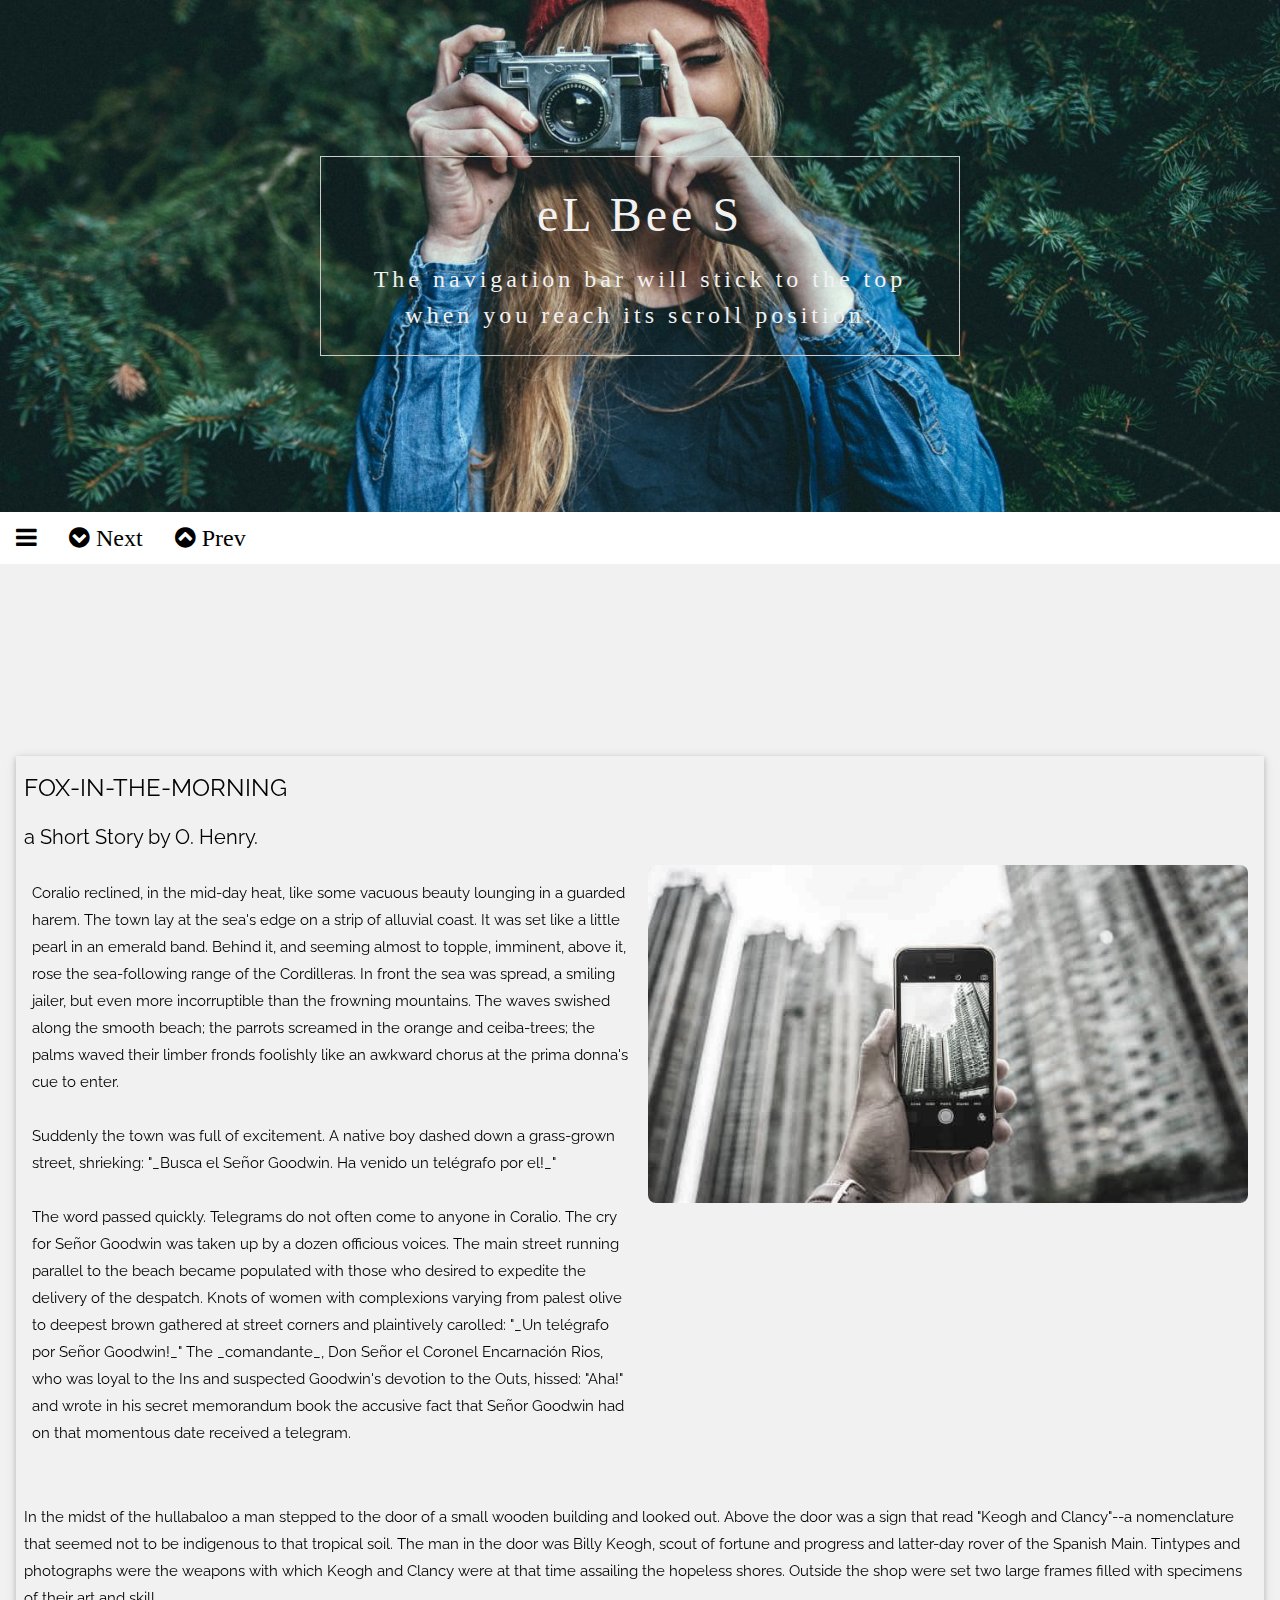
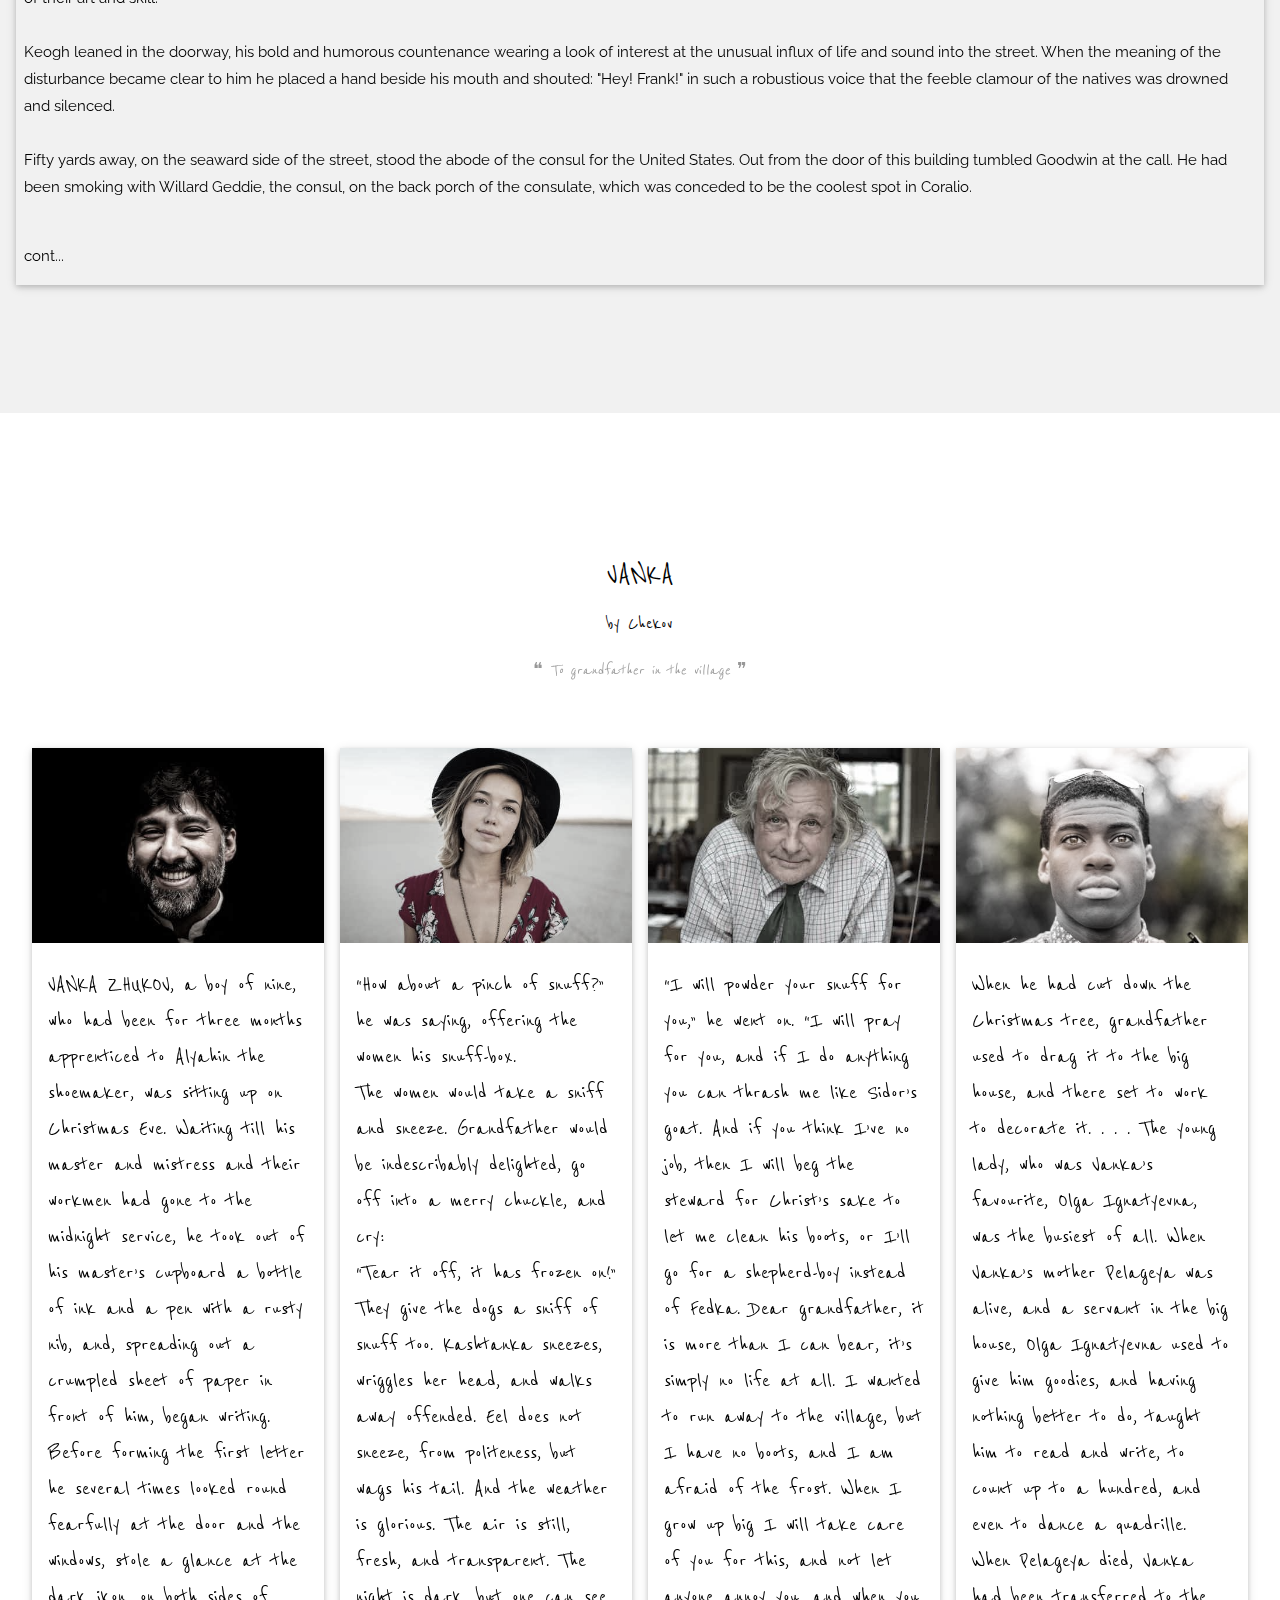
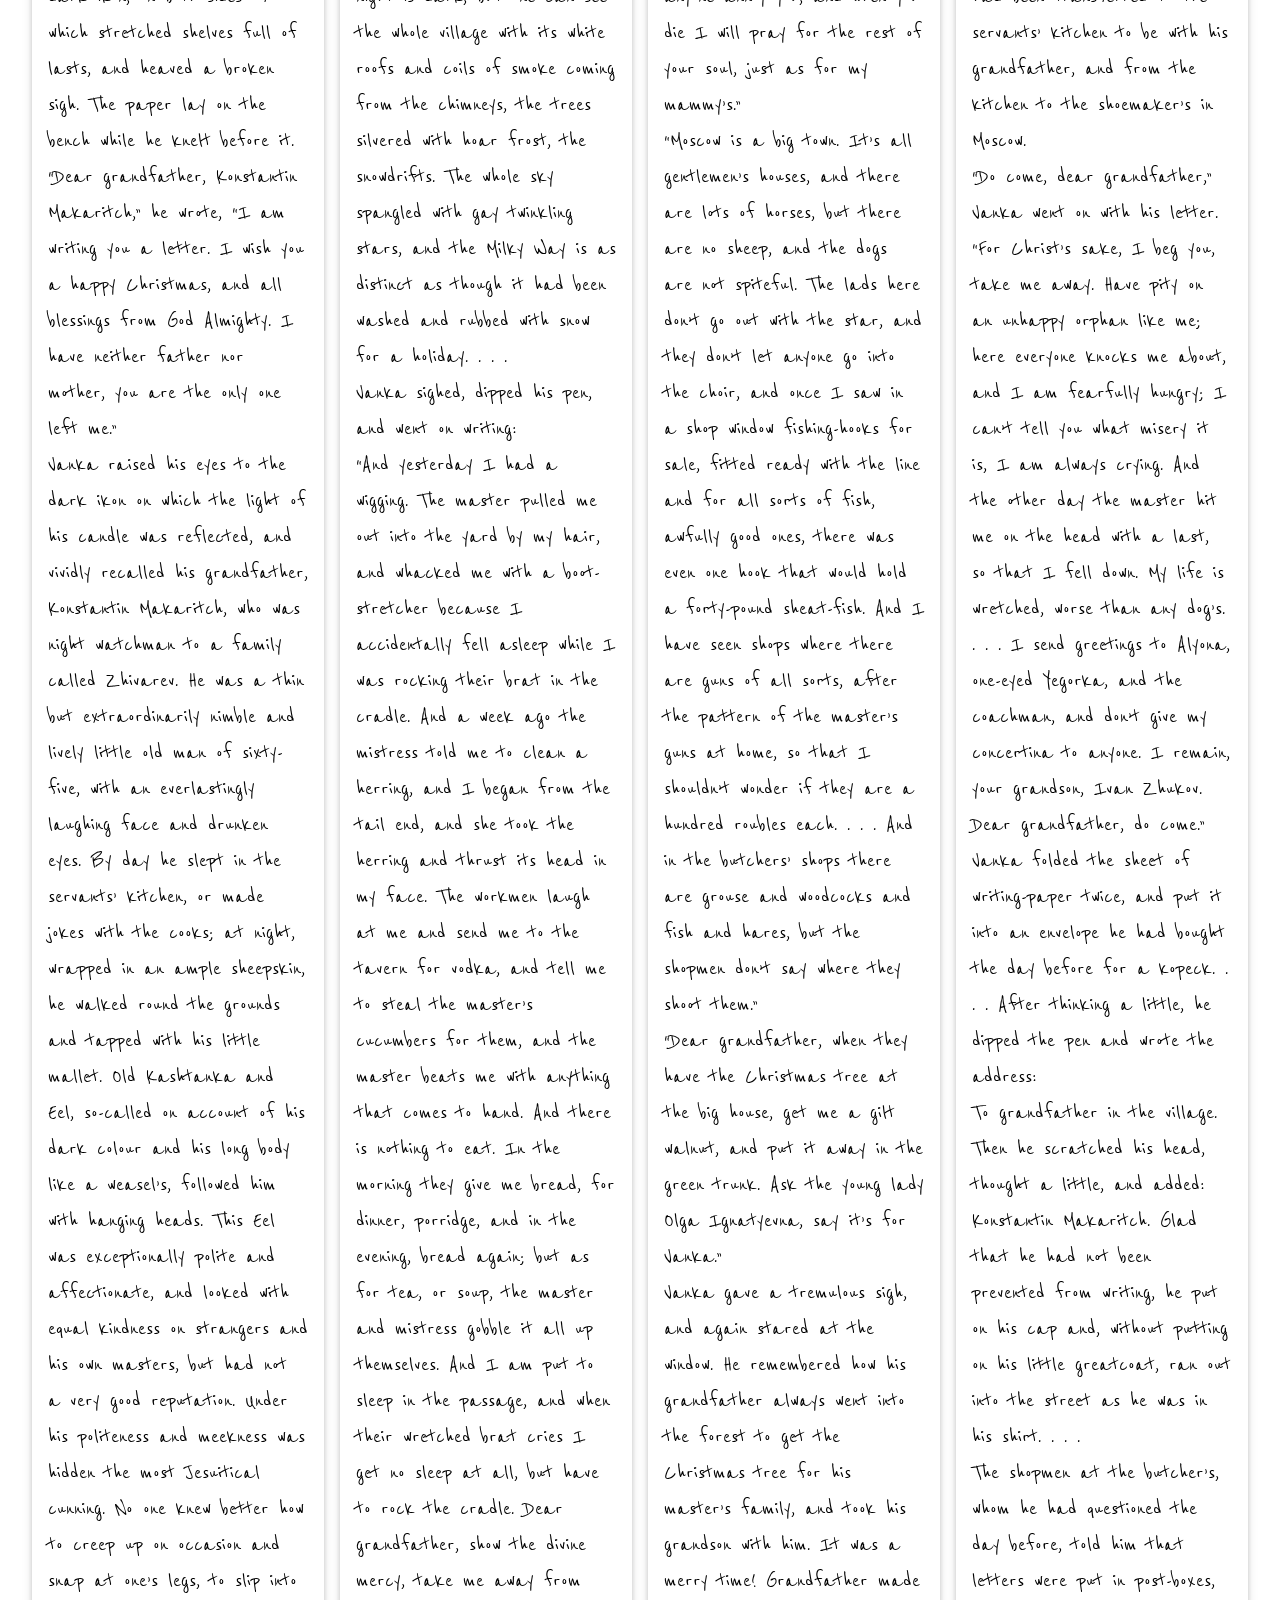
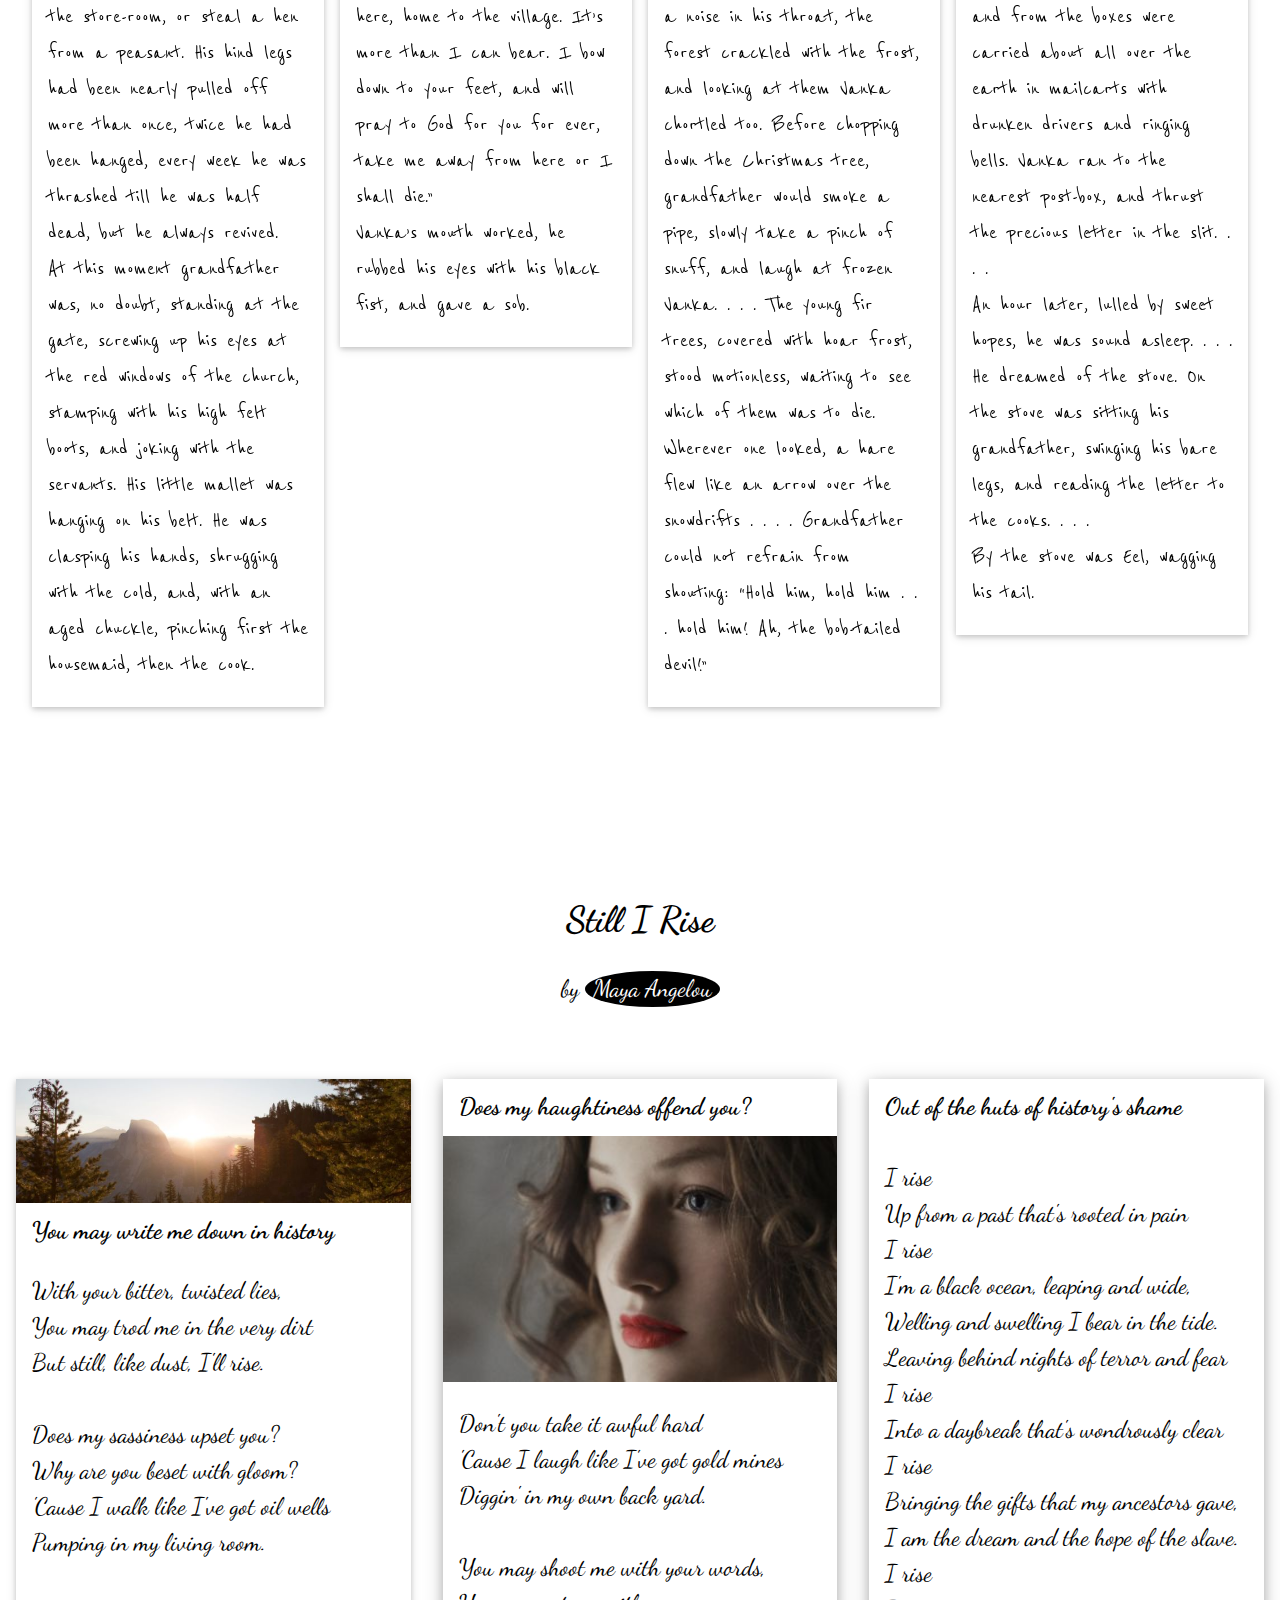
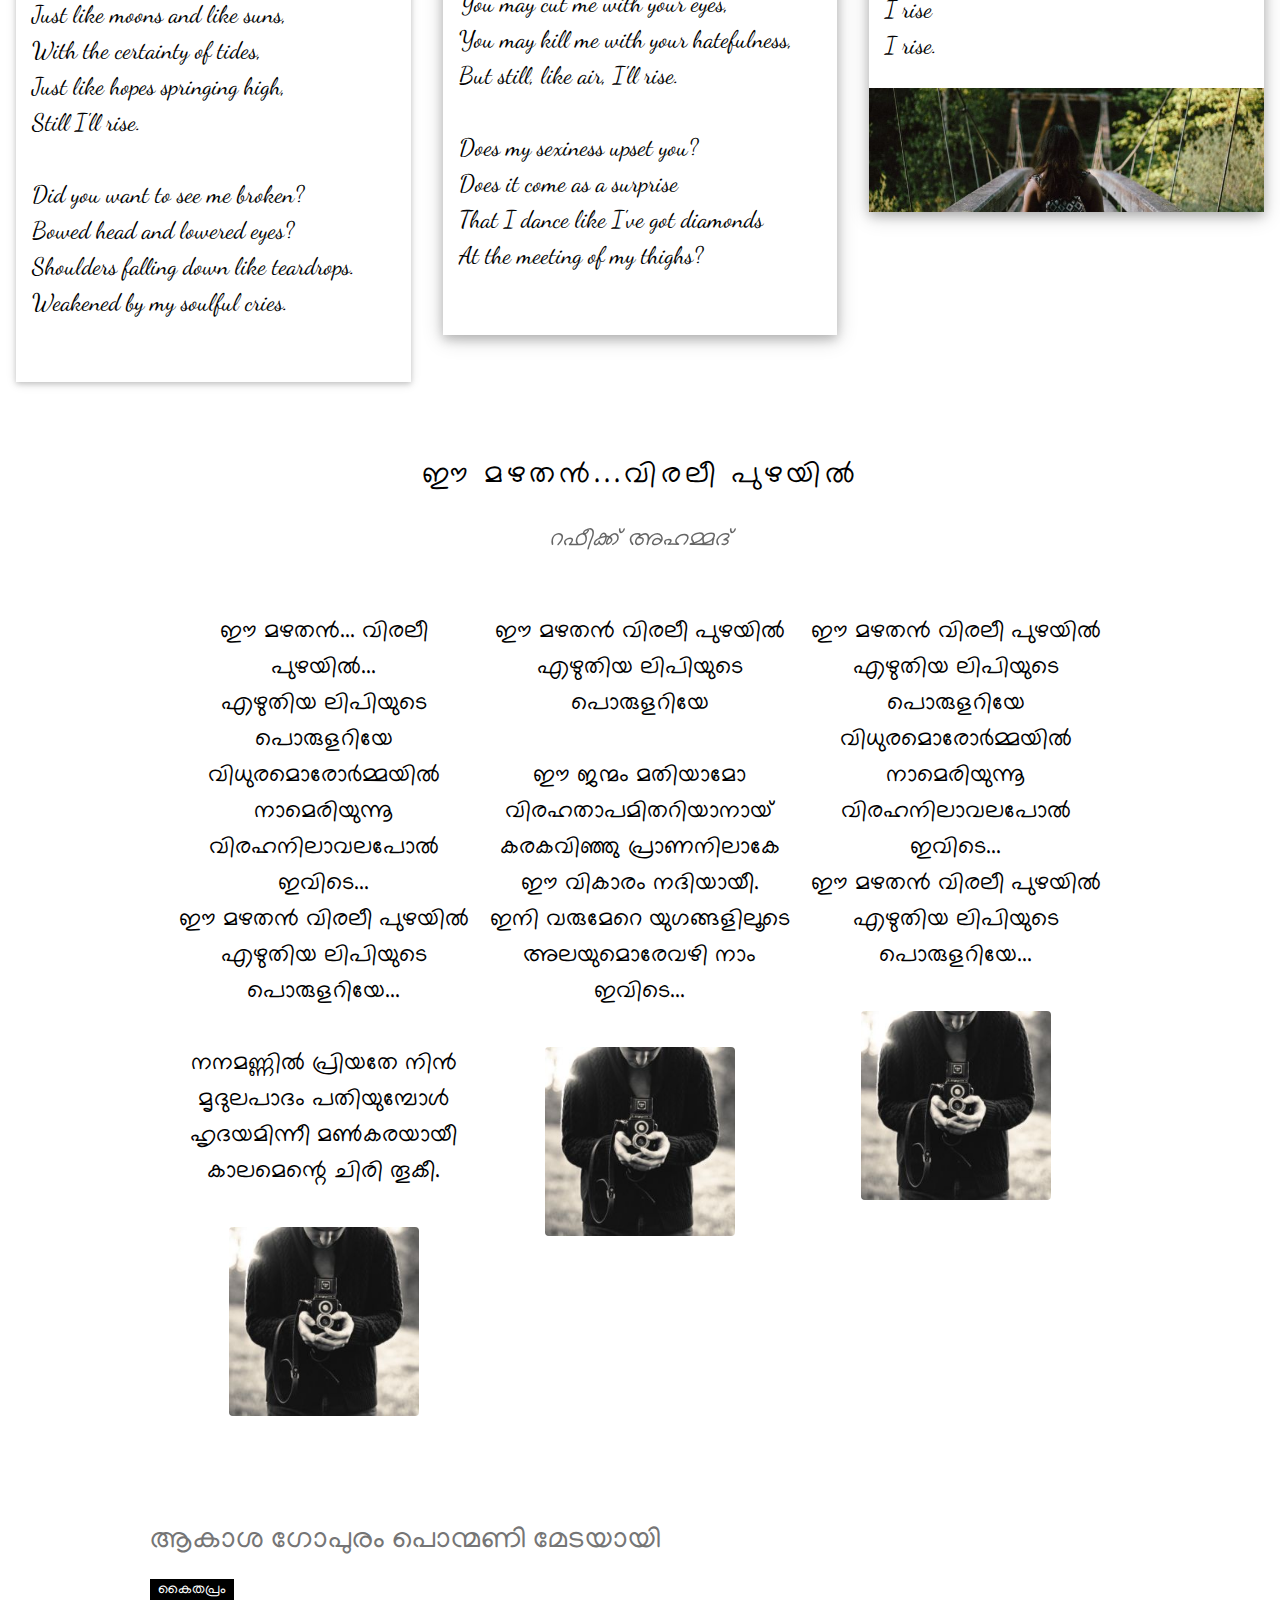
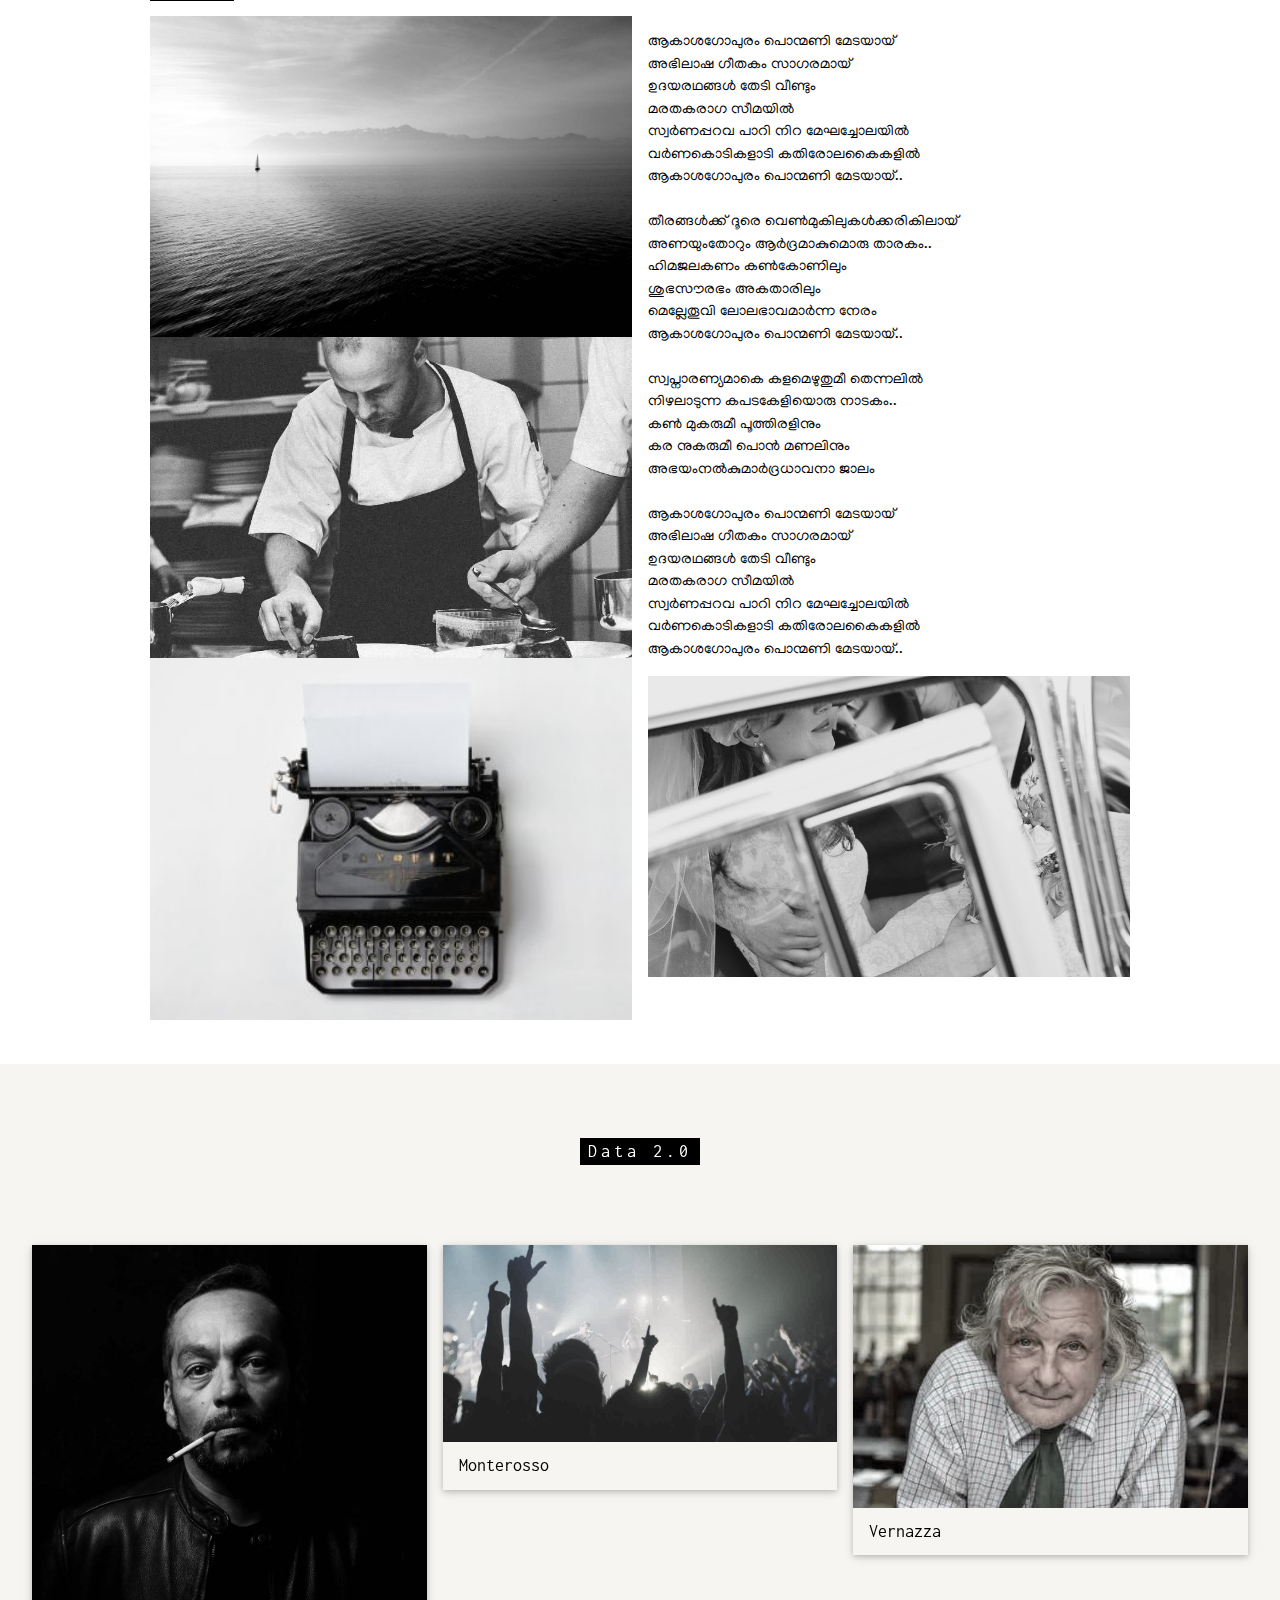
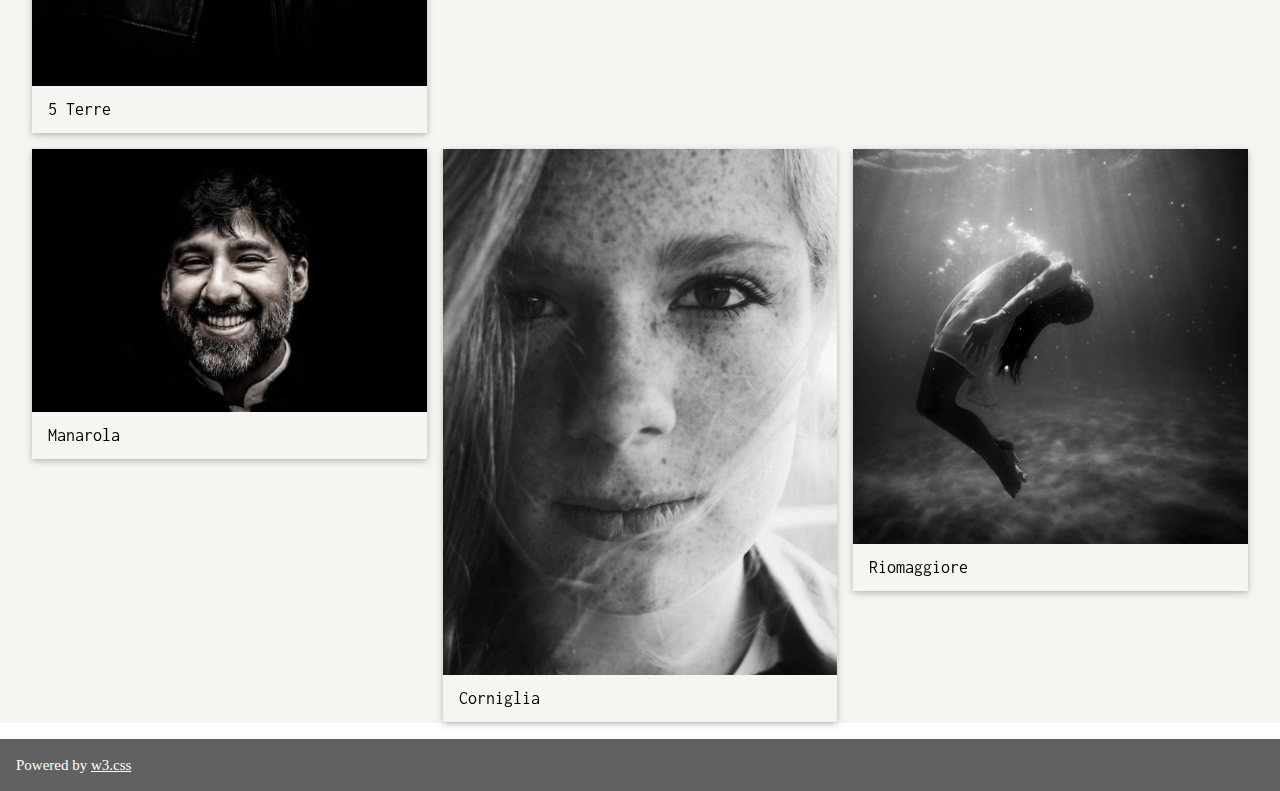
<file: index.html>
<!DOCTYPE html>
<html>
<title>eL Bee S</title>
<link rel="stylesheet" href="./w3.css">
<link rel="stylesheet" href="https://fonts.googleapis.com/css?family=Poppins">

<head>
    <meta name="viewport" content="width=device-width, initial-scale=1">
    <style>
        .sticky {
            position: fixed;
            top: 0;
            width: 100%;
        }

        .sticky+.content {
            padding-top: 60px;
        }
    </style>
</head>

<!-- <body style="font-family: 'Poppins', sans-serif"> -->

<body>
    <header class="w3-display-container w3-content w3-center" style="max-width:1500px">
        <img class="w3-image" src="./w3images/photographer.jpg" alt="Me" width="1500" height="600">
        <div class="w3-display-middle w3-padding-large w3-border w3-wide w3-text-light-grey w3-center">
            <h1 class="w3-hide-medium w3-hide-small w3-xxxlarge">eL Bee S</h1>
            <h3 class="w3-hide-large">The navigation bar will stick to the top when you reach its scroll position.</h3>
            <h3 class="w3-hide-medium w3-hide-small">The navigation bar will stick to the top when you reach its scroll
                position.</h3>
        </div>
    </header>

    <!-- Menu Links (sit on top) -->
    <div class="w3-bar w3-white w3-card w3-xlarge" style="z-index:2" id="navbar">
        <a href="javascript:void(0)" class="w3-bar-item w3-button" onclick="openNav()">
            <i class="fa fa-bars"></i>
        </a>
        <a href="#team" class="w3-bar-item w3-button"><i class="fa fa-chevron-circle-down" aria-hidden="true"></i>
            Next</a>
        <a href="#work" class="w3-bar-item w3-button"><i class="fa fa-chevron-circle-up" aria-hidden="true"></i>
            Prev</a>
    </div>

    <!-- Hidden Sidebar (reveals when clicked on menu icon)-->
    <nav class="w3-sidebar w3-bar-block w3-black w3-card w3-animate-left w3-top" style="display:none;z-index:2"
        id="sidebar">
        <a class="w3-bar-item w3-button w3-xlarge" onclick="closeNav()" href="javascript:void(0)">
            <i class="fa fa-remove"></i>
        </a>

        <a class="w3-bar-item w3-button w3-block" href="#">Cover Page</a>

        <h4 class="w3-bar-item w3-text-grey">FICTION</h4>
        <a class="w3-bar-item w3-button w3-padding-large" href="#s1">Fox-In-The-Morning</a>
        <a class="w3-bar-item w3-button w3-padding-large" href="#s2">Vanka</a>


        <h4 class="w3-bar-item w3-text-grey">POETRY</h4>
        <a class="w3-bar-item w3-button w3-padding-large" href="#p1">Still I Rise</a>

        <h4 class="w3-bar-item w3-text-grey">കവിതകൾ</h4>
        <a class="w3-bar-item w3-button w3-text-grey w3-hover-black w3-padding-large" onclick="closeNav()" href="#mp1">ഈ
            മഴതൻ...വിരലീ പുഴയിൽ</a>
        <a class="w3-bar-item w3-button w3-text-grey w3-hover-black w3-padding-large" onclick="closeNav()"
            href="#mp2">ആകാശ ഗോപുരം</a>

        <h4 class="w3-bar-item w3-text-grey">GALLERY</h4>
        <a class="w3-bar-item w3-button w3-block w3-padding-large" href="#d1">Data 2.0</a>
    </nav>

    <!-- Page Content -->

    <div class="content" onclick="closeNav()">
        <div id="s1" w3-include-html="s1.html"></div>
        <div id="s2" w3-include-html="s2.html"></div>
        <div id="p1" w3-include-html="p1.html"></div>
        <div id="mp1" w3-include-html="mp1.html"></div>
        <div id="mp2" w3-include-html="mp2.html"></div>
        <div id="d1" w3-include-html="d1.html"></div>
    </div>

    <!-- Footer -->
    <footer class="w3-container w3-dark-grey w3-margin-top">
        <p>Powered by <a href="https://www.w3schools.com/w3css/default.asp" target="_blank">w3.css</a></p>
    </footer>

    <script src="./w3.js"></script>
    <script>
        w3.includeHTML();

        window.onscroll = function () { stickyScroll() };
        var navbar = document.getElementById("navbar");
        var sticky = navbar.offsetTop;
        function stickyScroll() {
            if (window.pageYOffset >= sticky) {
                navbar.classList.add("sticky")
            } else {
                navbar.classList.remove("sticky");
            }
        }

        // Open and close sidebar
        var mySidebar = document.getElementById("sidebar");

        function openNav() {
            if (mySidebar.style.display === 'block') {
                mySidebar.style.display = 'none';
            } else {
                mySidebar.style.width = "40%";
                mySidebar.style.display = 'block';
            }
        }
        function closeNav() {
            if (mySidebar.style.display === 'block') {
                mySidebar.style.display = 'none';
            }
        }
    </script>
</body>


</html>
</file>
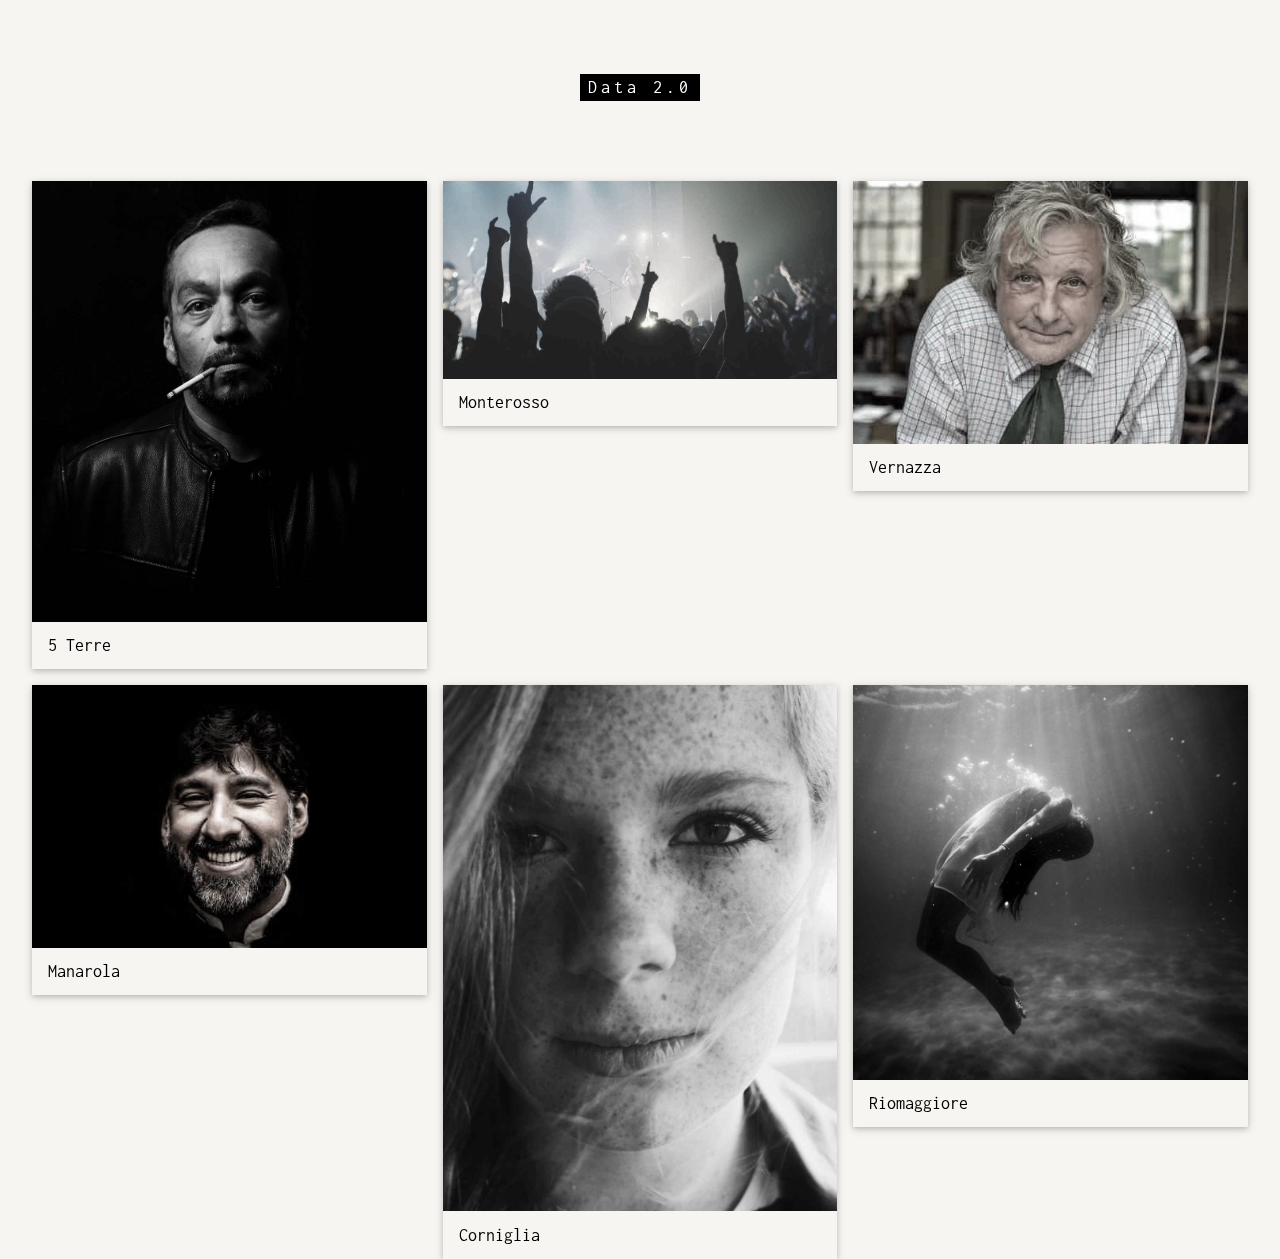
<file: d1.html>
<!DOCTYPE html>
<html>
<meta charset="UTF-8">
<meta name="viewport" content="width=device-width, initial-scale=1">
<link rel="stylesheet" href="./w3.css">
<link rel="stylesheet" href="https://fonts.googleapis.com/css?family=Inconsolata">

<body>

  <!-- Add a background color and large text to the whole page -->
  <div class="w3-sand w3-grayscale w3-large" style="font-family:'Inconsolata',sans-serif">

    <div class="w3-container" id="about">
      <div class="w3-content" style="max-width:700px">
        <h5 class="w3-center w3-padding-64"><span class="w3-tag w3-wide">Data 2.0</span></h5>
      </div>

      <div class="w3-row-padding w3-margin-top">
        <div class="w3-third">
          <div class="w3-card">
            <img src="./w3images/man_smoke.jpg" style="width:100%">
            <div class="w3-container">
              <h5>5 Terre</h5>
            </div>
          </div>
        </div>

        <div class="w3-third">
          <div class="w3-card">
            <img src="./w3images/ny.jpg" style="width:100%">
            <div class="w3-container">
              <h5>Monterosso</h5>
            </div>
          </div>
        </div>

        <div class="w3-third">
          <div class="w3-card">
            <img src="./w3images/team3.jpg" style="width:100%">
            <div class="w3-container">
              <h5>Vernazza</h5>
            </div>
          </div>
        </div>
      </div>

      <div class="w3-row-padding w3-margin-top">
        <div class="w3-third">
          <div class="w3-card">
            <img src="./w3images/team2.jpg" style="width:100%">
            <div class="w3-container">
              <h5>Manarola</h5>
            </div>
          </div>
        </div>

        <div class="w3-third">
          <div class="w3-card">
            <img src="./w3images/profile_girl.jpg" style="width:100%">
            <div class="w3-container">
              <h5>Corniglia</h5>
            </div>
          </div>
        </div>

        <div class="w3-third">
          <div class="w3-card">
            <img src="./w3images/underwater.jpg" style="width:100%">
            <div class="w3-container">
              <h5>Riomaggiore</h5>
            </div>
          </div>
        </div>
      </div>
    </div>
    <!-- End page content -->
  </div>

</body>
</html>
</file>
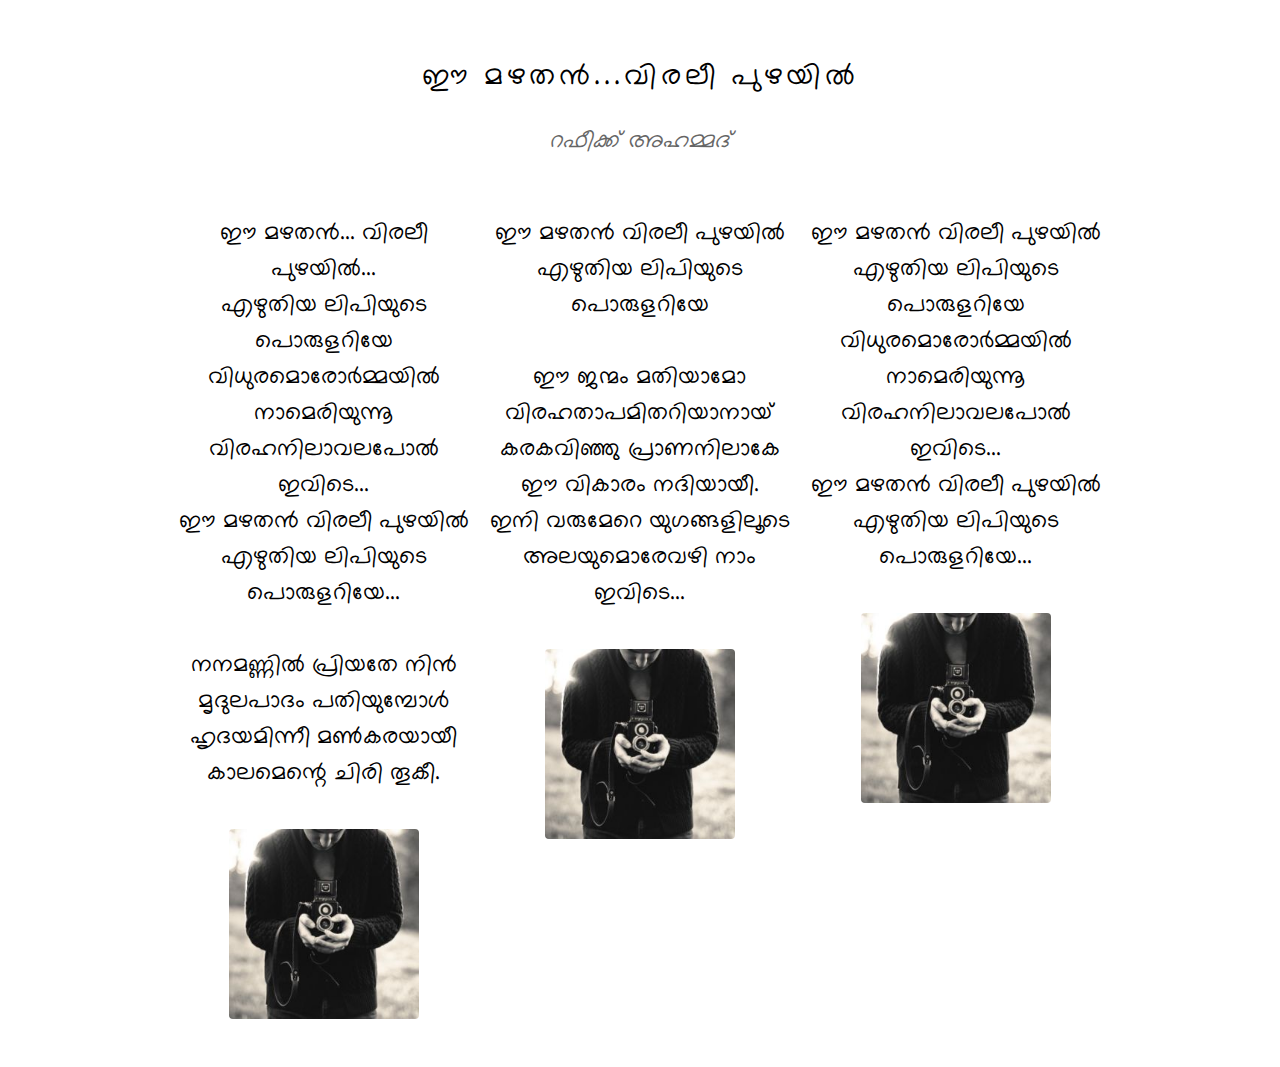
<file: mp1.html>
<!DOCTYPE html>
<html lang="en">
<meta charset="UTF-8">
<meta name="viewport" content="width=device-width, initial-scale=1">
<link rel="stylesheet" href="./w3.css">
<link rel="stylesheet" href="https://fonts.googleapis.com/css?family=Chilanka">
<link rel="stylesheet" href="https://cdnjs.cloudflare.com/ajax/libs/font-awesome/4.7.0/css/font-awesome.min.css">

<body>

  <!-- Page content -->
  <div class="w3-content" style="max-width:2000px;margin-top:46px;font-family:'Chilanka';font-size:x-large;">

    <div class="w3-container w3-content w3-center">
      <h2 class="w3-wide">ഈ മഴതൻ...വിരലീ പുഴയിൽ</h2>
      <p class="w3-opacity"><i>റഫീക്ക് അഹമ്മദ്</i></p>

      <!-- Grid -->
      <div class="w3-row w3-padding-32">
        <div class="w3-third"></div>
        <div class="w3-third">
          ഈ മഴതൻ... വിരലീ പുഴയിൽ...<br>
          എഴുതിയ ലിപിയുടെ പൊരുളറിയേ<br>
          വിധുരമൊരോർമ്മയിൽ നാമെരിയുന്നൂ <br>
          വിരഹനിലാവലപോൽ ഇവിടെ...<br>
          ഈ മഴതൻ വിരലീ പുഴയിൽ <br>
          എഴുതിയ ലിപിയുടെ പൊരുളറിയേ...<br><br>

          നനമണ്ണിൽ പ്രിയതേ നിൻ മൃദുലപാദം പതിയുമ്പോൾ<br>
          ഹൃദയമിന്നീ മണ്‍കരയായീ കാലമെന്റെ ചിരി തൂകീ.<br><br>
          <img src="./w3images/bandmember.jpg" class="w3-round w3-margin-bottom" alt="Random Name" style="width:60%">
        </div>
        <div class="w3-third">

          ഈ മഴതൻ വിരലീ പുഴയിൽ<br>
          എഴുതിയ ലിപിയുടെ പൊരുളറിയേ<br><br>

          ഈ ജന്മം മതിയാമോ വിരഹതാപമിതറിയാനായ് <br>
          കരകവിഞ്ഞു പ്രാണനിലാകേ ഈ വികാരം നദിയായീ.<br>
          ഇനി വരുമേറെ യുഗങ്ങളിലൂടെ <br>
          അലയുമൊരേവഴി നാം ഇവിടെ...<br><br>
          <img src="./w3images/bandmember.jpg" class="w3-round w3-margin-bottom" alt="Random Name" style="width:60%">
        </div>
        <div class="w3-third">

          ഈ മഴതൻ വിരലീ പുഴയിൽ <br>
          എഴുതിയ ലിപിയുടെ പൊരുളറിയേ<br>
          വിധുരമൊരോർമ്മയിൽ നാമെരിയുന്നൂ <br>
          വിരഹനിലാവലപോൽ ഇവിടെ...<br>
          ഈ മഴതൻ വിരലീ പുഴയിൽ <br>
          എഴുതിയ ലിപിയുടെ പൊരുളറിയേ...<br><br>
          <img src="./w3images/bandmember.jpg" class="w3-round w3-margin-bottom" alt="Random Name" style="width:60%">
        </div>

      </div>
    </div>

</body>

</html>
</file>
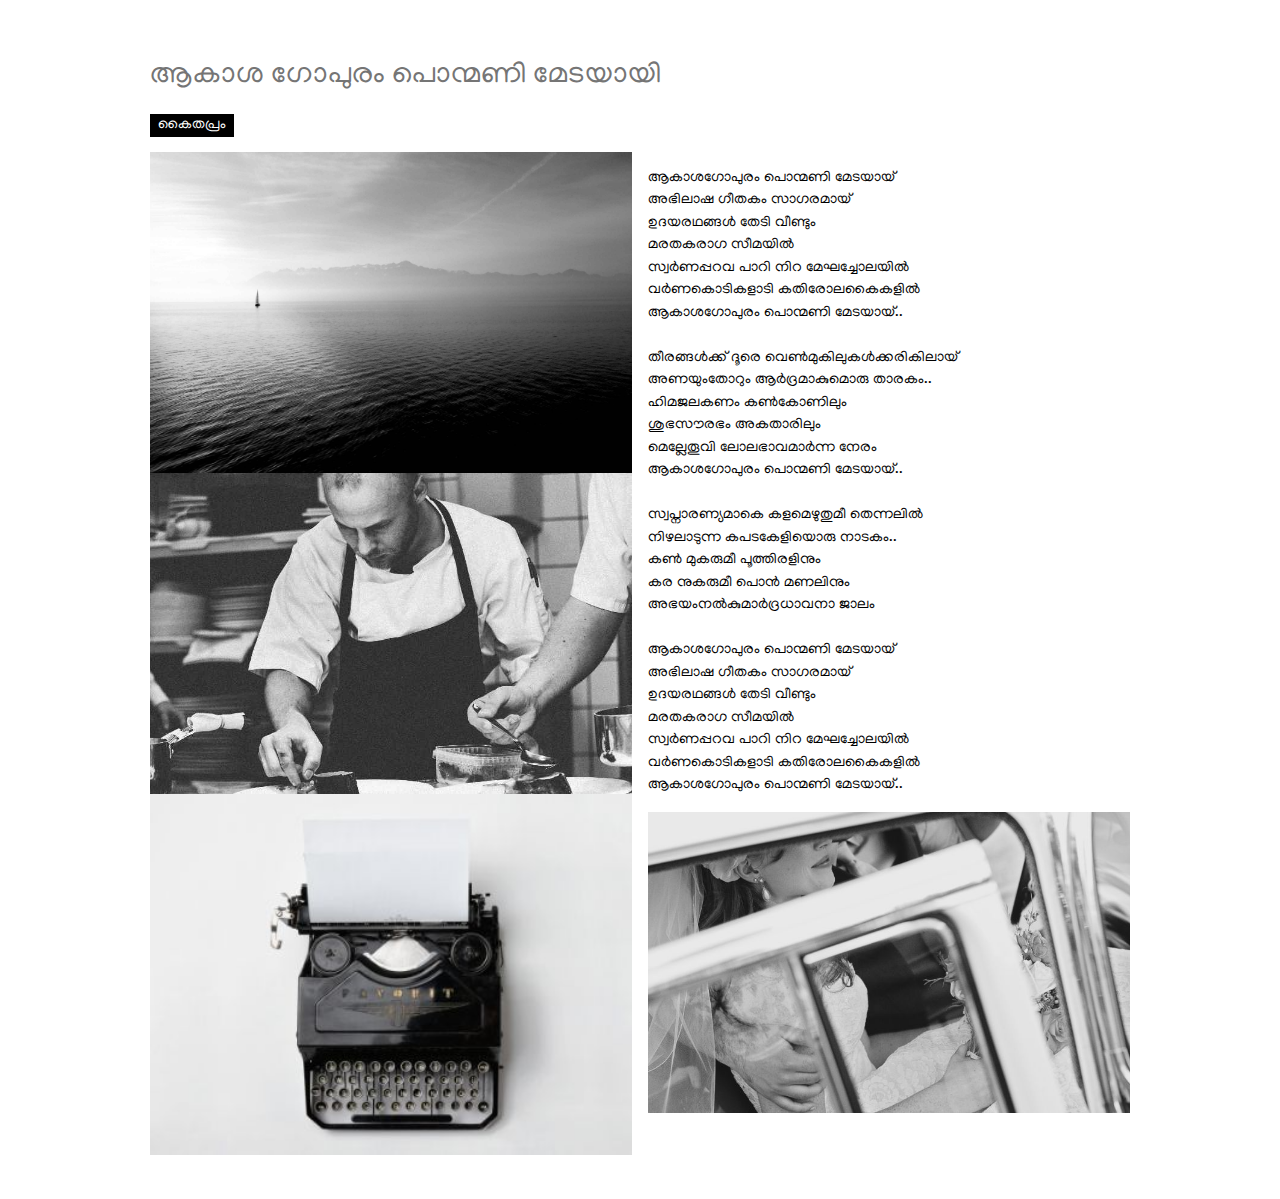
<file: mp2.html>
<!DOCTYPE html>
<html>
<meta charset="UTF-8">
<meta name="viewport" content="width=device-width, initial-scale=1">
<link rel="stylesheet" href="./w3.css">
<link rel="stylesheet" href="https://fonts.googleapis.com/css?family=Manjari">
<link rel="stylesheet" href="https://cdnjs.cloudflare.com/ajax/libs/font-awesome/4.7.0/css/font-awesome.min.css">
<body>

<!-- Page Content -->
<div class="w3-main w3-padding-large" style="font-family:'Manjari',sans-serif">

  <div class="w3-padding-32 w3-content" id="portfolio">
    <h2 class="w3-text-grey">ആകാശ ഗോപുരം പൊന്മണി മേടയായി</h2>
    <p><span class="w3-tag">കൈതപ്രം</span></p>

    <div class="w3-row-padding" style="margin:0 -16px">
      <!-- Grid for photos -->
      <div class="w3-half">
        <img src="./w3images/sailboat.jpg" style="width:100%">
        <img src="./w3images/chef.jpg" style="width:100%">
        <img src="./w3images/p6.jpg" style="width:100%">
      </div>
      <!-- End photo grid -->

      <div class="w3-half">
        <p>ആകാശഗോപുരം പൊന്മണി മേടയായ്<br>
          അഭിലാഷ ഗീതകം സാഗരമായ്‌<br>
          ഉദയരഥങ്ങൾ തേടി വീണ്ടും<br>
          മരതകരാഗ സീമയിൽ<br>
          സ്വർണപ്പറവ പാറി നിറ മേഘച്ചോലയിൽ<br>
          വർണകൊടികളാടി കതിരോലകൈകളിൽ<br>
          ആകാശഗോപുരം പൊന്മണി മേടയായ്..<br><br>
          
          തീരങ്ങൾക്ക് ദൂരെ വെൺമുകിലുകൾക്കരികിലായ്<br>
          അണയുംതോറും ആർദ്രമാകുമൊരു താരകം..<br>
          ഹിമജലകണം കൺകോണിലും<br>
          ശുഭസൗരഭം അകതാരിലും<br>
          മെല്ലേതൂവി ലോലഭാവമാർന്ന നേരം<br>
          ആകാശഗോപുരം പൊന്മണി മേടയായ്..<br><br>
          
          സ്വപ്നാരണ്യമാകെ കളമെഴുതുമീ തെന്നലിൽ<br>
          നിഴലാടുന്ന കപടകേളിയൊരു നാടകം..<br>
          കൺ മുകരുമീ പൂത്തിരളിനും<br>
          കര നുകരുമീ പൊൻ മണലിനും<br>
          അഭയംനൽകുമാർദ്രധാവനാ ജാലം<br><br>

          ആകാശഗോപുരം പൊന്മണി മേടയായ്<br>
          അഭിലാഷ ഗീതകം സാഗരമായ്‌<br>
          ഉദയരഥങ്ങൾ തേടി വീണ്ടും<br>
          മരതകരാഗ സീമയിൽ<br>
          സ്വർണപ്പറവ പാറി നിറ മേഘച്ചോലയിൽ<br>
          വർണകൊടികളാടി കതിരോലകൈകളിൽ<br>
          ആകാശഗോപുരം പൊന്മണി മേടയായ്..</p>
          <img src="./w3images/wedding.jpg" style="width:100%">
      </div>
    </div>
  </div>
    
<!-- END PAGE CONTENT -->
</div>

</body>
</html>
</file>
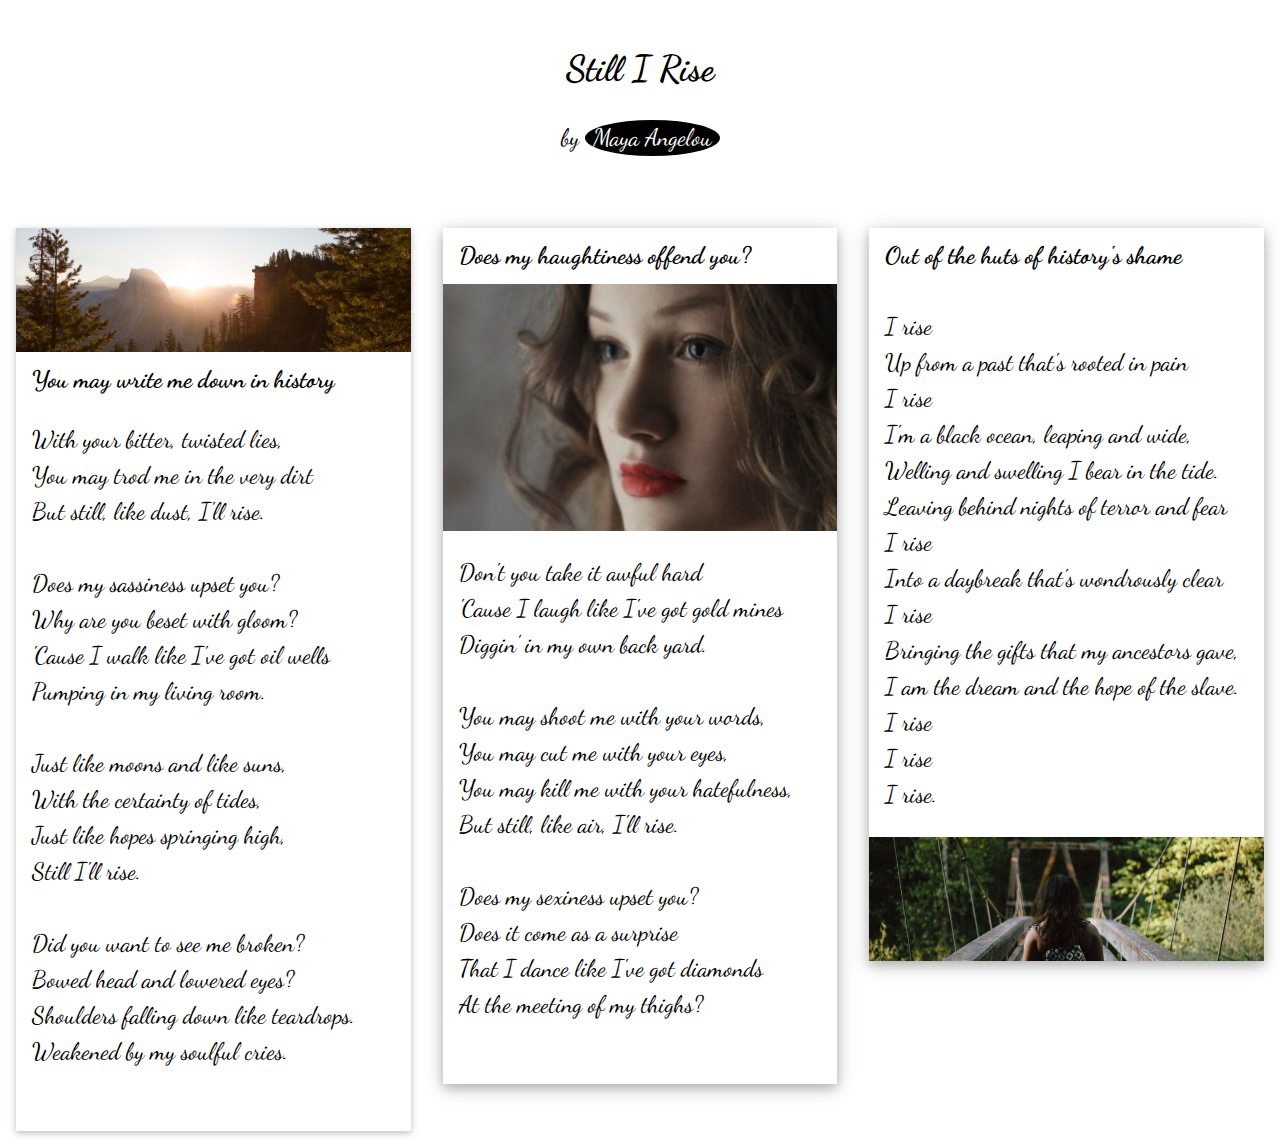
<file: p1.html>
<!DOCTYPE html>
<html>
<meta charset="UTF-8">
<meta name="viewport" content="width=device-width, initial-scale=1">
<link rel="stylesheet" href="./w3.css">
<link rel="stylesheet" href="https://fonts.googleapis.com/css?family=Dancing Script">
<body>

  <div class="w3-content" style="max-width:1400px;font-family:'Dancing Script',sans-serif;font-size:x-large;">

    <!-- Header -->
    <header class="w3-container w3-center w3-padding-32">
      <h1><b>Still I Rise</b></h1>
      <p>by <span class="w3-badge">Maya Angelou</span></p>
    </header>

    <!-- Grid -->
    <div class="w3-row">

      <div class="w3-col l4">
        <div class="w3-card w3-margin w3-margin-top">
          <img src="./w3images/woods.jpg" alt="Nature" style="width:100%">
          <div class="w3-container w3-white">
            <h3><b>You may write me down in history</b></h3>
            <p>
              With your bitter, twisted lies,<br>
              You may trod me in the very dirt<br>
              But still, like dust, I'll rise.<br><br>
              Does my sassiness upset you?<br>
              Why are you beset with gloom?<br>
              'Cause I walk like I've got oil wells<br>
              Pumping in my living room.<br><br>
              Just like moons and like suns,<br>
              With the certainty of tides,<br>
              Just like hopes springing high,<br>
              Still I'll rise.<br><br>
              Did you want to see me broken?<br>
              Bowed head and lowered eyes?<br>
              Shoulders falling down like teardrops.<br>
              Weakened by my soulful cries.<br><br></p>
          </div>
        </div>
      </div>
      <div class="w3-col l4">
        <div class="w3-card-4 w3-margin w3-white">
          <div class="w3-container">
            <h3><b>Does my haughtiness offend you?</b></h3>
          </div>
          <img src="./w3images/avatar_g.jpg" style="width:100%">
          <div class="w3-container">
            <p>
              Don't you take it awful hard<br>
              'Cause I laugh like I've got gold mines<br>
              Diggin' in my own back yard.<br><br>
              You may shoot me with your words,<br>
              You may cut me with your eyes,<br>
              You may kill me with your hatefulness,<br>
              But still, like air, I'll rise.<br><br>
              Does my sexiness upset you?<br>
              Does it come as a surprise<br>
              That I dance like I've got diamonds<br>
              At the meeting of my thighs?<br><br>
            </p>
          </div>
        </div>
      </div>

      <div class="w3-col l4">
        <div class="w3-card-4 w3-margin w3-white">
          <div class="w3-container">
            <h3><b>Out of the huts of history's shame</b></h3>
          </div>
          <div class="w3-container">
            <p>
              I rise<br>
              Up from a past that's rooted in pain<br>
              I rise<br>
              I'm a black ocean, leaping and wide,<br>
              Welling and swelling I bear in the tide.<br>
              Leaving behind nights of terror and fear<br>
              I rise<br>
              Into a daybreak that's wondrously clear<br>
              I rise<br>
              Bringing the gifts that my ancestors gave,<br>
              I am the dream and the hope of the slave.<br>
              I rise<br>
              I rise<br>
              I rise.</p>
          </div>
          <img src="./w3images/bridge.jpg" alt="Norway" style="width:100%">
        </div>
      </div>
      <!-- END GRID -->
    </div>
    <!-- END w3-content -->
  </div>

</body>
</html>
</file>
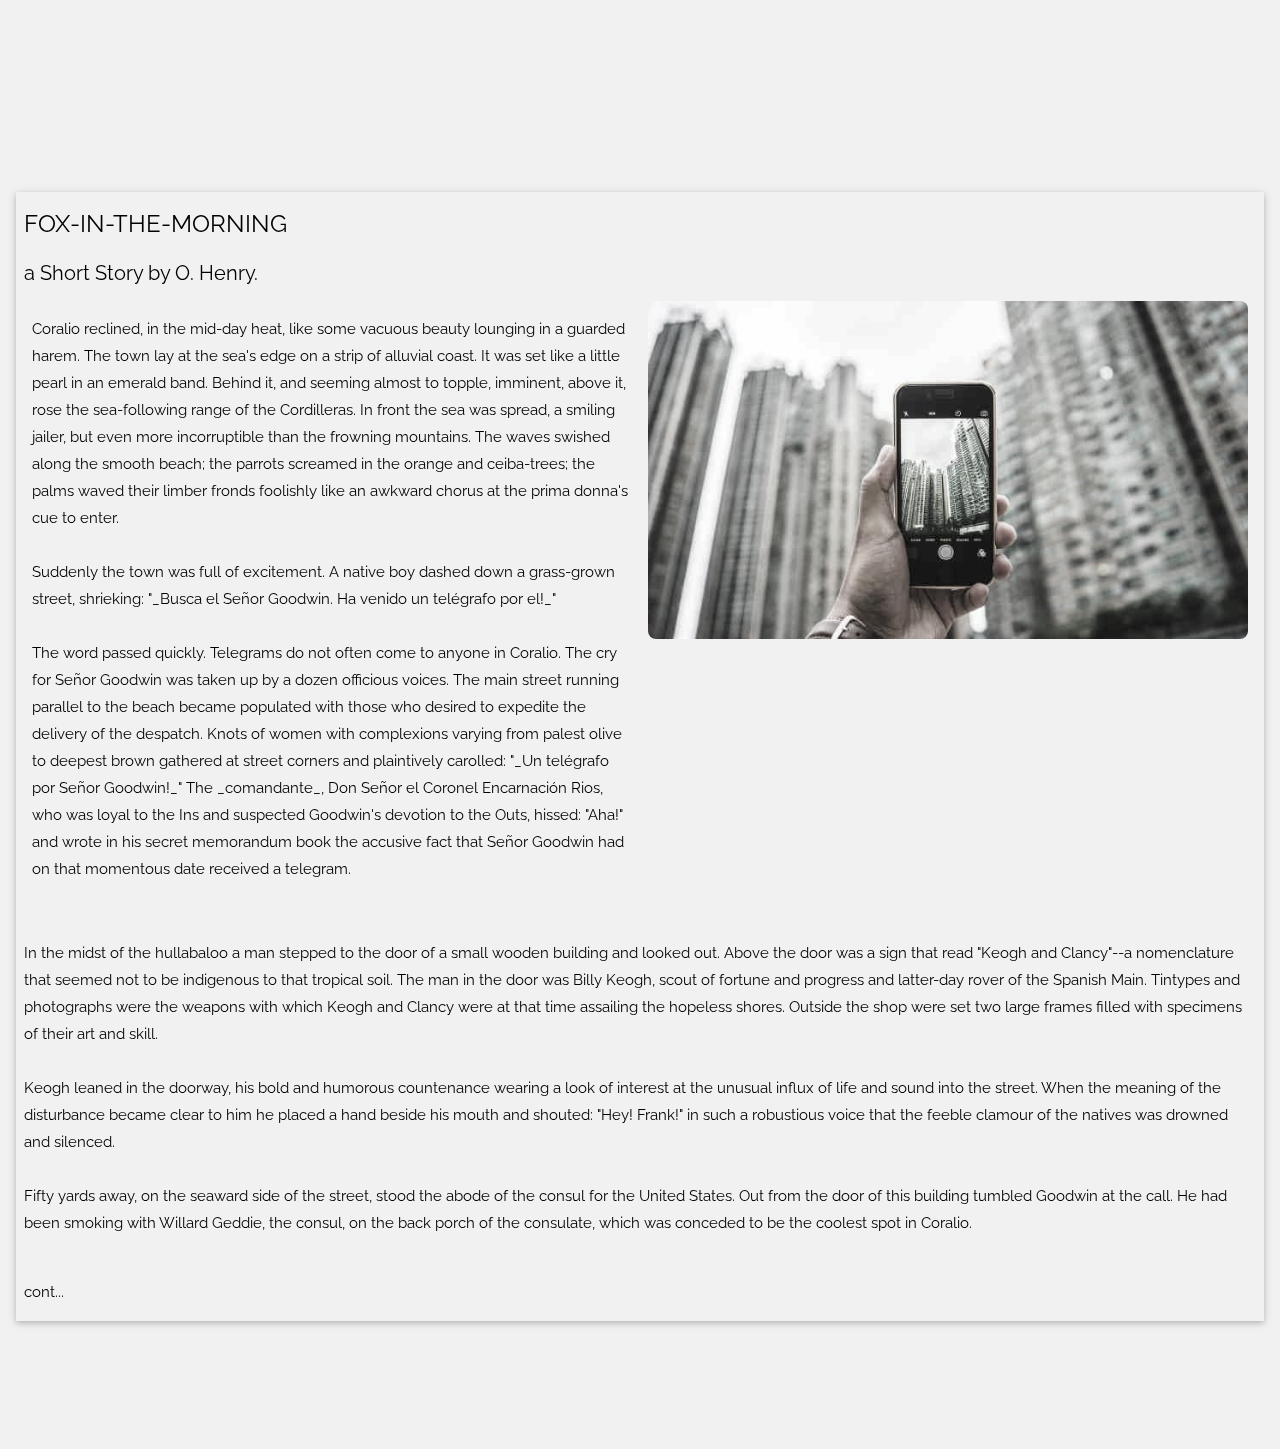
<file: s1.html>
<!DOCTYPE html>
<html>
<meta charset="UTF-8">
<meta name="viewport" content="width=device-width, initial-scale=1">
<link rel="stylesheet" href="./w3.css">
<link rel="stylesheet" href="https://fonts.googleapis.com/css?family=Raleway">
<link rel="stylesheet" href="https://cdnjs.cloudflare.com/ajax/libs/font-awesome/4.7.0/css/font-awesome.min.css">

<body>
  <div style="font-family:'Raleway',sans-serif;line-height: 1.8">

    <div class="w3-container w3-light-grey" style="padding:128px 16px">

      <div class="w3-card">
        <div class="w3-row-padding w3-grayscale" style="margin-top:64px">
          <h3>FOX-IN-THE-MORNING</h3>
          <h4>a Short Story by O. Henry.</h4>
            <div class="w3-col m6">
              <p>
                Coralio reclined, in the mid-day heat, like some vacuous beauty lounging in a guarded harem. The town
                lay at
                the sea's edge on a strip of alluvial coast. It was set like a little pearl in an emerald band. Behind
                it, and
                seeming almost to topple, imminent, above it, rose the sea-following range of the Cordilleras. In front
                the
                sea was spread, a smiling jailer, but even more incorruptible than the frowning mountains. The waves
                swished
                along the smooth beach; the parrots screamed in the orange and ceiba-trees; the palms waved their limber
                fronds foolishly like an awkward chorus at the prima donna's cue to enter.<br><br>
                Suddenly the town was full of excitement. A native boy dashed down a grass-grown street, shrieking:
                "_Busca el
                Señor Goodwin. Ha venido un telégrafo por el!_"<br><br>
                The word passed quickly. Telegrams do not often come to anyone in Coralio. The cry for Señor Goodwin was
                taken
                up by a dozen officious voices. The main street running parallel to the beach became populated with those
                who
                desired to expedite the delivery of the despatch. Knots of women with complexions varying from palest
                olive to
                deepest brown gathered at street corners and plaintively carolled: "_Un telégrafo por Señor Goodwin!_" The
                _comandante_, Don Señor el Coronel Encarnación Rios, who was loyal to the Ins and suspected Goodwin's
                devotion
                to the Outs, hissed: "Aha!" and wrote in his secret memorandum book the accusive fact that Señor Goodwin
                had
                on that momentous date received a telegram.<br><br>
              </p>
            </div>
            <div class="w3-col m6">
              <img class="w3-image w3-round-large" src="./w3images/phone_buildings.jpg" alt="Buildings">
            </div>
          </div>
          <div class="w3-row-padding w3-grayscale">
            <p>
              In the midst of the hullabaloo a man stepped to the door of a small wooden building and looked out. Above
              the
              door was a sign that read "Keogh and Clancy"--a nomenclature that seemed not to be indigenous to that
              tropical
              soil. The man in the door was Billy Keogh, scout of fortune and progress and latter-day rover of the
              Spanish
              Main. Tintypes and photographs were the weapons with which Keogh and Clancy were at that time assailing
              the
              hopeless shores. Outside the shop were set two large frames filled with specimens of their art and
              skill.<br><br>
              Keogh leaned in the doorway, his bold and humorous countenance wearing a look of interest at the unusual
              influx of life and sound into the street. When the meaning of the disturbance became clear to him he
              placed a
              hand beside his mouth and shouted: "Hey! Frank!" in such a robustious voice that the feeble clamour of the
              natives was drowned and silenced.<br><br>
              Fifty yards away, on the seaward side of the street, stood the abode of the consul for the United States.
              Out
              from the door of this building tumbled Goodwin at the call. He had been smoking with Willard Geddie, the
              consul, on the back porch of the consulate, which was conceded to be the coolest spot in Coralio.<br><br>
            </p>
            <p>cont...</p>
          </div>
        </div>
      </div>

</body>
</html>
</file>
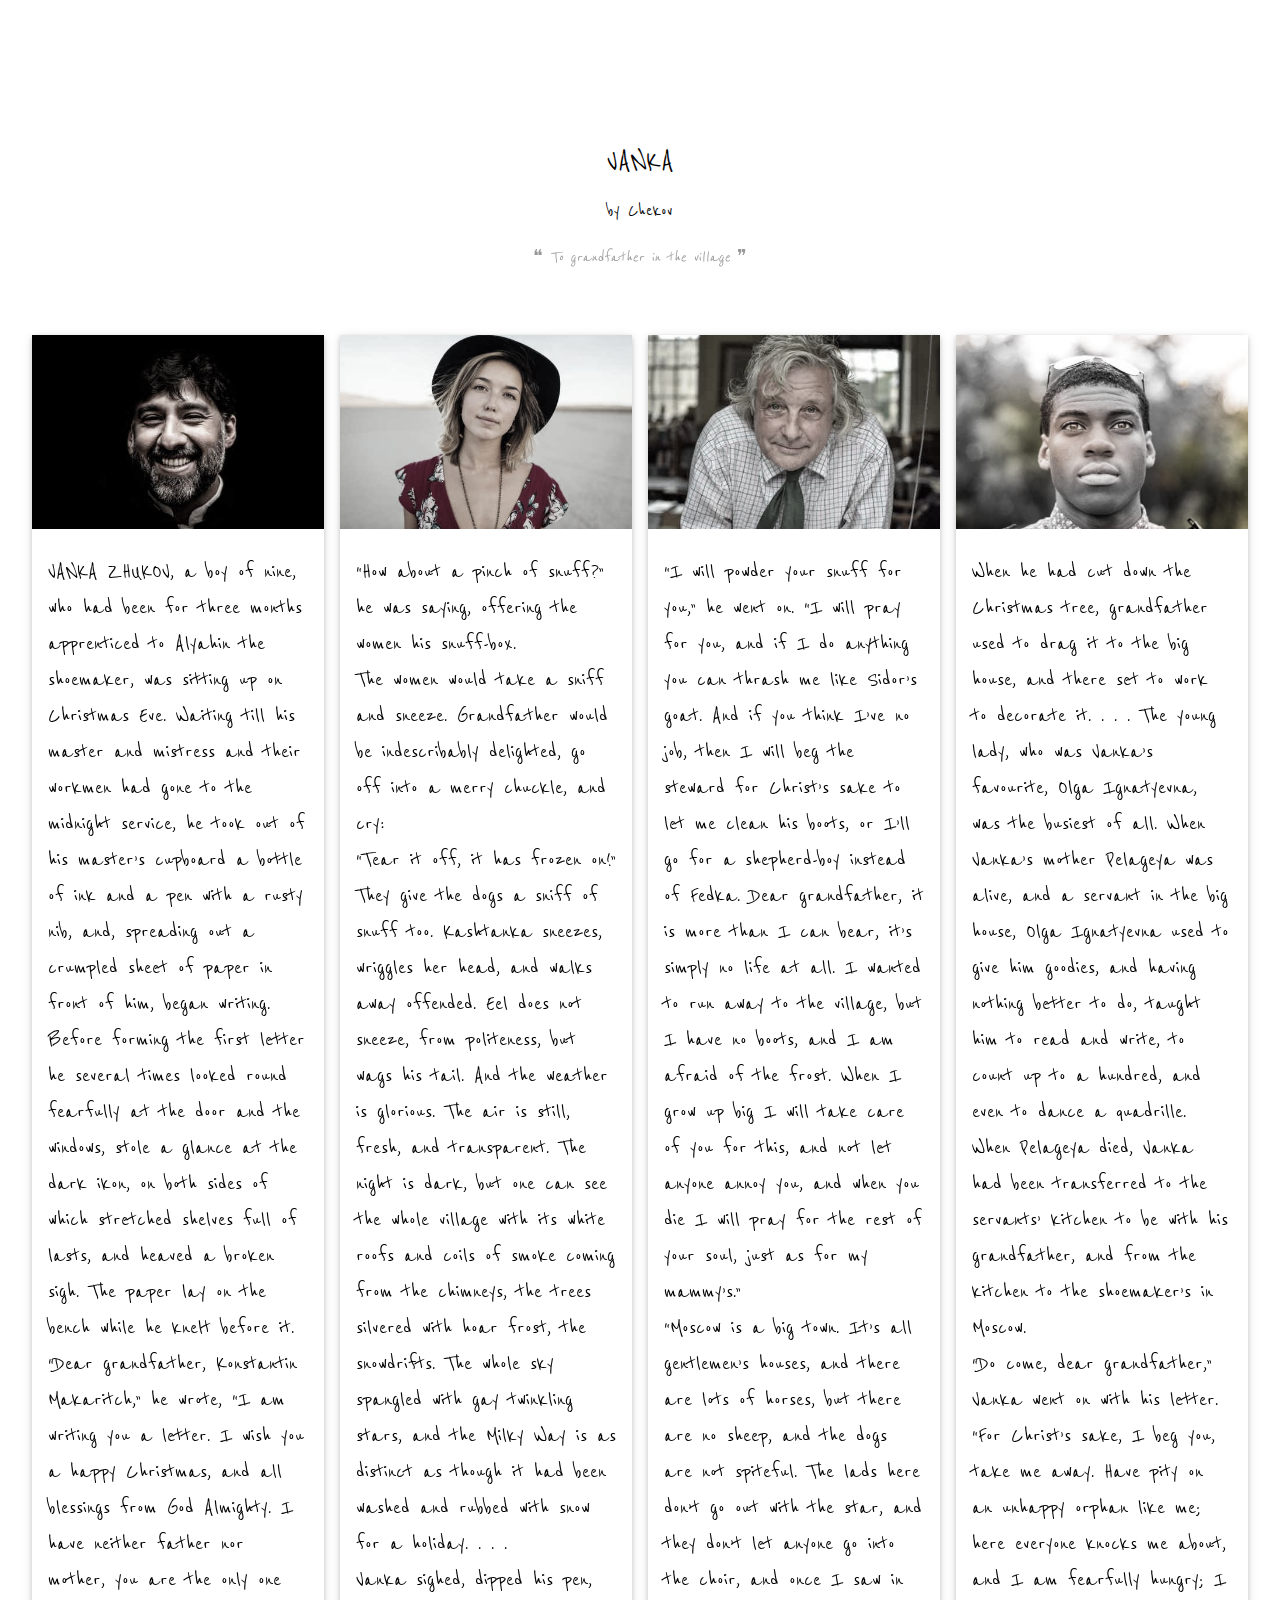
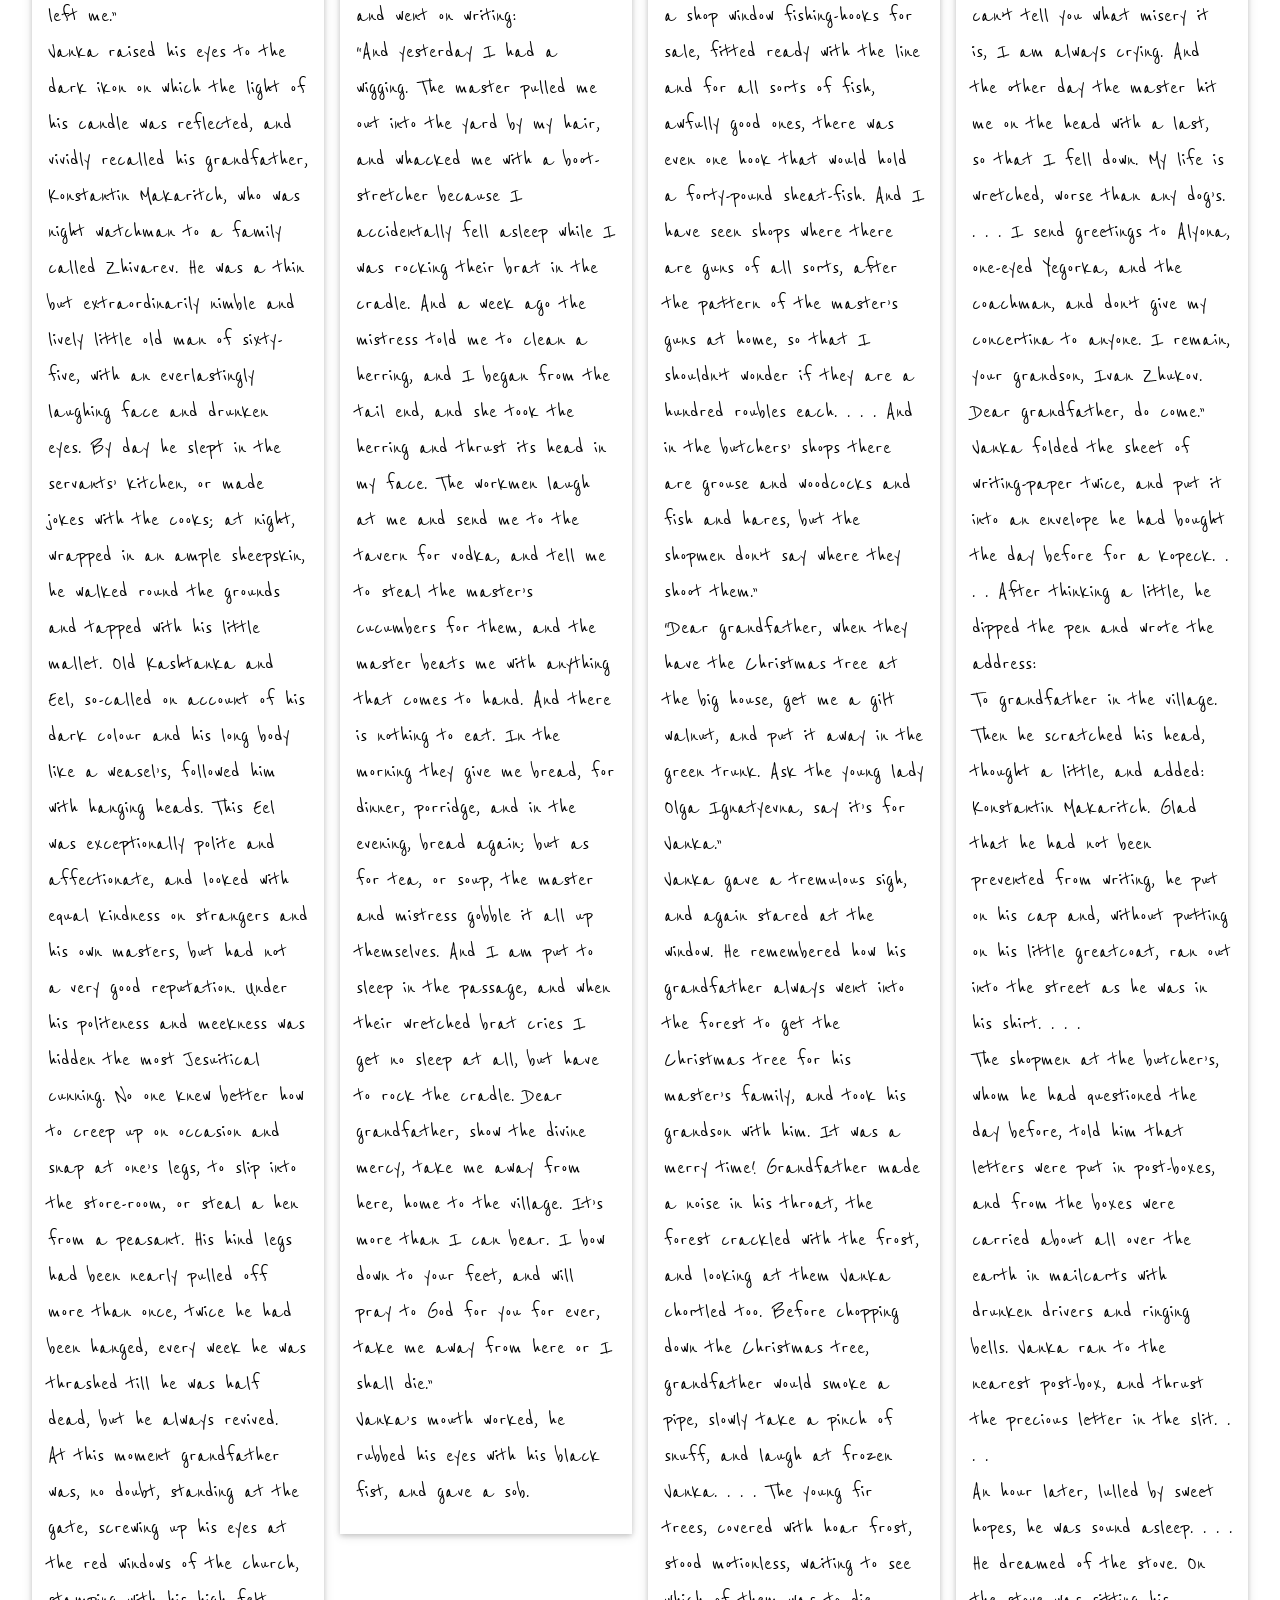
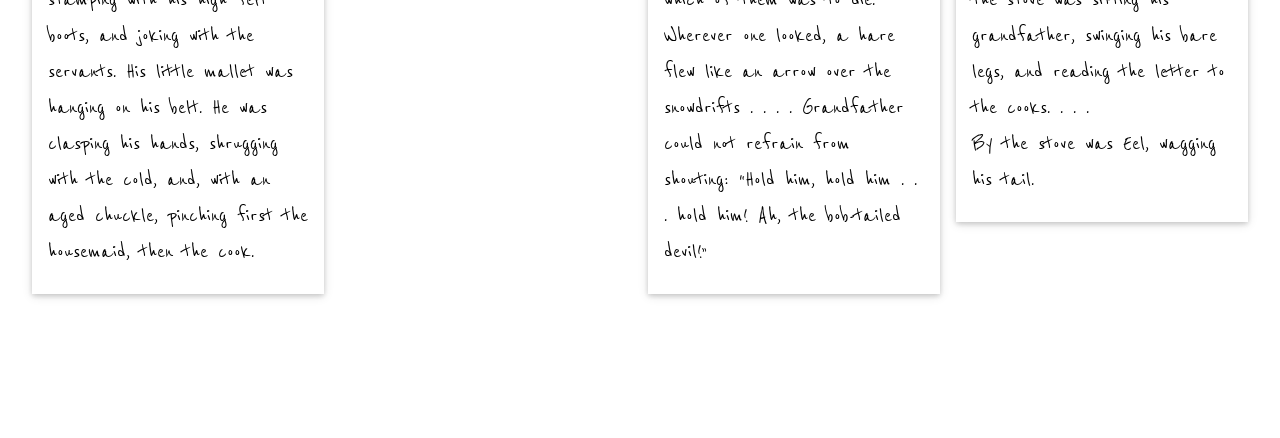
<file: s2.html>
<!DOCTYPE html>
<html>
<meta charset="UTF-8">
<meta name="viewport" content="width=device-width, initial-scale=1">
<link rel="stylesheet" href="./w3.css">
<link rel="stylesheet" href="https://fonts.googleapis.com/css?family=Reenie Beanie">
<link rel="stylesheet" href="https://cdnjs.cloudflare.com/ajax/libs/font-awesome/4.7.0/css/font-awesome.min.css">

<body>
  <div style="font-family:'Reenie Beanie',sans-serif;font-size:x-large">

    <div class="w3-container" style="padding:128px 16px">
      <h3 class="w3-center" style="font-size:xx-large">VANKA</h3>
      <h4 class="w3-center">by Chekov</h4>
      <p class="w3-center w3-large" style="opacity:0.4">
        <span>&#10077;</span>
        <i>To grandfather in the village</i>
        <span>&#10078;</span></p>
      <div class="w3-row-padding w3-grayscale" style="margin-top:64px">
        <div class="w3-col l3 m6 w3-margin-bottom">
          <div class="w3-card">
            <img src="./w3images/team2.jpg" alt="John" style="width:100%">
            <div class="w3-container">
              <p> VANKA ZHUKOV, a boy of nine, who had been for three months apprenticed to Alyahin the shoemaker, was
                sitting up on Christmas Eve. Waiting till his master and mistress and their workmen had gone to the
                midnight service, he took out of his master’s cupboard a bottle of ink and a pen with a rusty nib, and,
                spreading out a crumpled sheet of paper in front of him, began writing. Before forming the first letter
                he several times looked round fearfully at the door and the windows, stole a glance at the dark ikon, on
                both sides of which stretched shelves full of lasts, and heaved a broken sigh. The paper lay on the
                bench while he knelt before it.<br>
                “Dear grandfather, Konstantin Makaritch,” he wrote, “I am writing you a letter. I wish you a happy
                Christmas, and all blessings from God Almighty. I have neither father nor mother, you are the only one
                left me.”<br>
                Vanka raised his eyes to the dark ikon on which the light of his candle was reflected, and vividly
                recalled his grandfather, Konstantin Makaritch, who was night watchman to a family called Zhivarev. He
                was a thin but extraordinarily nimble and lively little old man of sixty-five, with an everlastingly
                laughing face and drunken eyes. By day he slept in the servants’ kitchen, or made jokes with the cooks;
                at night, wrapped in an ample sheepskin, he walked round the grounds and tapped with his little mallet.
                Old Kashtanka and Eel, so-called on account of his dark colour and his long body like a weasel’s,
                followed him with hanging heads. This Eel was exceptionally polite and affectionate, and looked with
                equal kindness on strangers and his own masters, but had not a very good reputation. Under his
                politeness and meekness was hidden the most Jesuitical cunning. No one knew better how to creep up on
                occasion and snap at one’s legs, to slip into the store-room, or steal a hen from a peasant. His hind
                legs had been nearly pulled off more than once, twice he had been hanged, every week he was thrashed
                till he was half dead, but he always revived.<br>
                At this moment grandfather was, no doubt, standing at the gate, screwing up his eyes at the red windows
                of the church, stamping with his high felt boots, and joking with the servants. His little mallet was
                hanging on his belt. He was clasping his hands, shrugging with the cold, and, with an aged chuckle,
                pinching first the housemaid, then the cook. </p>
            </div>
          </div>
        </div>
        <div class="w3-col l3 m6 w3-margin-bottom">
          <div class="w3-card">
            <img src="./w3images/team1.jpg" alt="Jane" style="width:100%">
            <div class="w3-container">
              <p> “How about a pinch of snuff?” he was saying, offering the women his snuff-box.<br>
                The women would take a sniff and sneeze. Grandfather would be indescribably delighted, go off into a
                merry chuckle, and cry:<br>
                “Tear it off, it has frozen on!”<br>
                They give the dogs a sniff of snuff too. Kashtanka sneezes, wriggles her head, and walks away offended.
                Eel does not sneeze, from politeness, but wags his tail. And the weather is glorious. The air is still,
                fresh, and transparent. The night is dark, but one can see the whole village with its white roofs and
                coils of smoke coming from the chimneys, the trees silvered with hoar frost, the snowdrifts. The whole
                sky spangled with gay twinkling stars, and the Milky Way is as distinct as though it had been washed and
                rubbed with snow for a holiday. . . .<br>
                Vanka sighed, dipped his pen, and went on writing:<br>
                “And yesterday I had a wigging. The master pulled me out into the yard by my hair, and whacked me with a
                boot-stretcher because I accidentally fell asleep while I was rocking their brat in the cradle. And a
                week ago the mistress told me to clean a herring, and I began from the tail end, and she took the
                herring and thrust its head in my face. The workmen laugh at me and send me to the tavern for vodka, and
                tell me to steal the master’s cucumbers for them, and the master beats me with anything that comes to
                hand. And there is nothing to eat. In the morning they give me bread, for dinner, porridge, and in the
                evening, bread again; but as for tea, or soup, the master and mistress gobble it all up themselves. And
                I am put to sleep in the passage, and when their wretched brat cries I get no sleep at all, but have to
                rock the cradle. Dear grandfather, show the divine mercy, take me away from here, home to the village.
                It’s more than I can bear. I bow down to your feet, and will pray to God for you for ever, take me away
                from here or I shall die.”<br>
                Vanka’s mouth worked, he rubbed his eyes with his black fist, and gave a sob. </p>
            </div>
          </div>
        </div>
        <div class="w3-col l3 m6 w3-margin-bottom">
          <div class="w3-card">
            <img src="./w3images/team3.jpg" alt="Mike" style="width:100%">
            <div class="w3-container">
              <p> “I will powder your snuff for you,” he went on. “I will pray for you, and if I do anything you can
                thrash me like Sidor’s goat. And if you think I’ve no job, then I will beg the steward for Christ’s sake
                to let me clean his boots, or I’ll go for a shepherd-boy instead of Fedka. Dear grandfather, it is more
                than I can bear, it’s simply no life at all. I wanted to run away to the village, but I have no boots,
                and I am afraid of the frost. When I grow up big I will take care of you for this, and not let anyone
                annoy you, and when you die I will pray for the rest of your soul, just as for my mammy’s.”<br>
                “Moscow is a big town. It’s all gentlemen’s houses, and there are lots of horses, but there are no
                sheep, and the dogs are not spiteful. The lads here don’t go out with the star, and they don’t let
                anyone go into the choir, and once I saw in a shop window fishing-hooks for sale, fitted ready with the
                line and for all sorts of fish, awfully good ones, there was even one hook that would hold a forty-pound
                sheat-fish. And I have seen shops where there are guns of all sorts, after the pattern of the master’s
                guns at home, so that I shouldn’t wonder if they are a hundred roubles each. . . . And in the butchers’
                shops there are grouse and woodcocks and fish and hares, but the shopmen don’t say where they shoot
                them.”<br>
                “Dear grandfather, when they have the Christmas tree at the big house, get me a gilt walnut, and put it
                away in the green trunk. Ask the young lady Olga Ignatyevna, say it’s for Vanka.”<br>
                Vanka gave a tremulous sigh, and again stared at the window. He remembered how his grandfather always
                went into the forest to get the Christmas tree for his master’s family, and took his grandson with him.
                It was a merry time! Grandfather made a noise in his throat, the forest crackled with the frost, and
                looking at them Vanka chortled too. Before chopping down the Christmas tree, grandfather would smoke a
                pipe, slowly take a pinch of snuff, and laugh at frozen Vanka. . . . The young fir trees, covered with
                hoar frost, stood motionless, waiting to see which of them was to die. Wherever one looked, a hare flew
                like an arrow over the snowdrifts . . . . Grandfather could not refrain from shouting: “Hold him, hold
                him . . . hold him! Ah, the bob-tailed devil!” </p>
            </div>
          </div>
        </div>
        <div class="w3-col l3 m6 w3-margin-bottom">
          <div class="w3-card">
            <img src="./w3images/team4.jpg" alt="Dan" style="width:100%">
            <div class="w3-container">
              <p> When he had cut down the Christmas tree, grandfather used to drag it to the big house, and there set
                to work to decorate it. . . . The young lady, who was Vanka’s favourite, Olga Ignatyevna, was the
                busiest of all. When Vanka’s mother Pelageya was alive, and a servant in the big house, Olga Ignatyevna
                used to give him goodies, and having nothing better to do, taught him to read and write, to count up to
                a hundred, and even to dance a quadrille. When Pelageya died, Vanka had been transferred to the
                servants’ kitchen to be with his grandfather, and from the kitchen to the shoemaker’s in Moscow.<br>
                “Do come, dear grandfather,” Vanka went on with his letter. “For Christ’s sake, I beg you, take me away.
                Have pity on an unhappy orphan like me; here everyone knocks me about, and I am fearfully hungry; I
                can’t tell you what misery it is, I am always crying. And the other day the master hit me on the head
                with a last, so that I fell down. My life is wretched, worse than any dog’s. . . . I send greetings to
                Alyona, one-eyed Yegorka, and the coachman, and don’t give my concertina to anyone. I remain, your
                grandson, Ivan Zhukov. Dear grandfather, do come.”<br>
                Vanka folded the sheet of writing-paper twice, and put it into an envelope he had bought the day before
                for a kopeck. . . . After thinking a little, he dipped the pen and wrote the address:<br>
                To grandfather in the village.<br>
                Then he scratched his head, thought a little, and added: Konstantin Makaritch. Glad that he had not been
                prevented from writing, he put on his cap and, without putting on his little greatcoat, ran out into the
                street as he was in his shirt. . . .<br>
                The shopmen at the butcher’s, whom he had questioned the day before, told him that letters were put in
                post-boxes, and from the boxes were carried about all over the earth in mailcarts with drunken drivers
                and ringing bells. Vanka ran to the nearest post-box, and thrust the precious letter in the slit. . .
                .<br>
                An hour later, lulled by sweet hopes, he was sound asleep. . . . He dreamed of the stove. On the stove
                was sitting his grandfather, swinging his bare legs, and reading the letter to the cooks. . . .<br>
                By the stove was Eel, wagging his tail. </p>
            </div>
          </div>
        </div>
      </div>
    </div>
</body>

</html>
</file>
